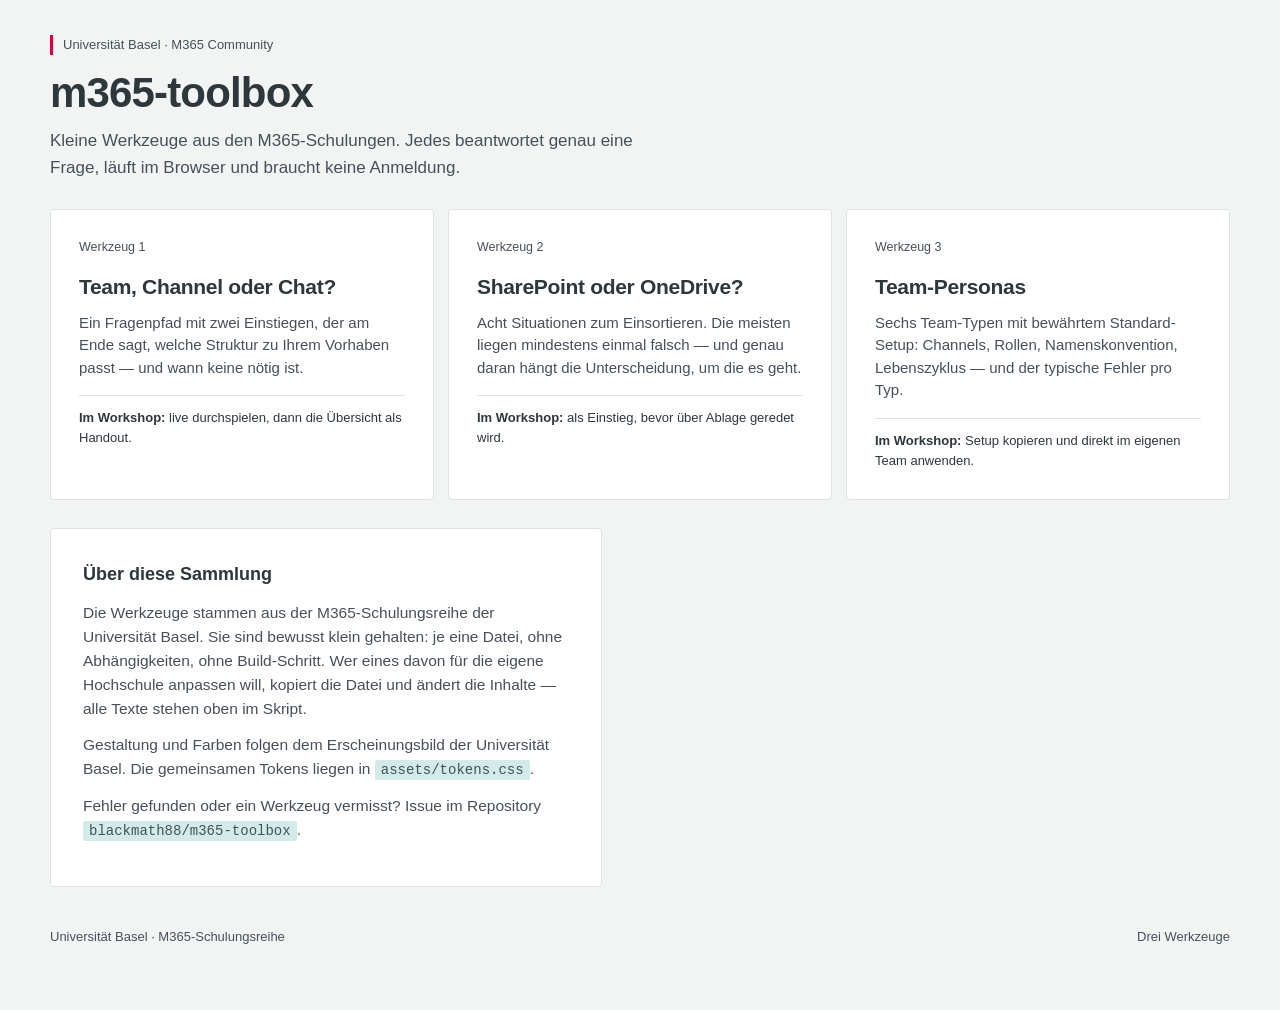
<file: index.html>
<!DOCTYPE html>
<html lang="de">
<head>
<meta charset="UTF-8">
<meta name="viewport" content="width=device-width, initial-scale=1">
<title>m365-toolbox — Universität Basel</title>
<link rel="stylesheet" href="assets/tokens.css">
<style>
  .tools{display:grid;grid-template-columns:repeat(auto-fit,minmax(290px,1fr));gap:14px;margin-bottom:28px}
  .tool{
    display:block;text-decoration:none;color:inherit;background:var(--card);
    border:1px solid var(--line);border-radius:4px;padding:28px;
    transition:border-color .12s,background .12s;
  }
  .tool:hover{border-color:var(--mint);background:#fff}
  .tool:focus-visible{outline:3px solid var(--red);outline-offset:2px}
  .tool .num{font-size:12.5px;color:var(--ink-2);margin-bottom:14px;display:block}
  .tool h2{font-size:21px;font-weight:600;letter-spacing:-.015em;margin-bottom:8px}
  .tool .what{font-size:15px;color:var(--ink-2);margin-bottom:16px;line-height:1.5}
  .tool .use{font-size:13px;color:var(--ink);border-top:1px solid var(--line);padding-top:12px}
  .tool .use b{font-weight:600}
  .about{max-width:62ch}
  .about h2{font-size:18px;font-weight:600;margin-bottom:12px}
  .about p{font-size:15.5px;color:var(--ink-2);margin-bottom:12px}
  .about code{font-family:Consolas,"SF Mono",monospace;font-size:14px;
    background:var(--mint-light);padding:2px 6px;border-radius:2px}
</style>
</head>
<body>
<div class="wrap">

<header>
  <span class="kicker">Universität Basel · M365 Community</span>
  <h1>m365-toolbox</h1>
  <p>Kleine Werkzeuge aus den M365-Schulungen. Jedes beantwortet genau eine Frage,
     läuft im Browser und braucht keine Anmeldung.</p>
</header>

<div class="tools">

  <a class="tool" href="team-channel-chat/">
    <span class="num">Werkzeug 1</span>
    <h2>Team, Channel oder Chat?</h2>
    <p class="what">Ein Fragenpfad mit zwei Einstiegen, der am Ende sagt, welche Struktur
       zu Ihrem Vorhaben passt — und wann keine nötig ist.</p>
    <p class="use"><b>Im Workshop:</b> live durchspielen, dann die Übersicht als Handout.</p>
  </a>

  <a class="tool" href="sharepoint-onedrive/">
    <span class="num">Werkzeug 2</span>
    <h2>SharePoint oder OneDrive?</h2>
    <p class="what">Acht Situationen zum Einsortieren. Die meisten liegen mindestens einmal
       falsch — und genau daran hängt die Unterscheidung, um die es geht.</p>
    <p class="use"><b>Im Workshop:</b> als Einstieg, bevor über Ablage geredet wird.</p>
  </a>

  <a class="tool" href="team-personas/">
    <span class="num">Werkzeug 3</span>
    <h2>Team-Personas</h2>
    <p class="what">Sechs Team-Typen mit bewährtem Standard-Setup: Channels, Rollen,
       Namenskonvention, Lebenszyklus — und der typische Fehler pro Typ.</p>
    <p class="use"><b>Im Workshop:</b> Setup kopieren und direkt im eigenen Team anwenden.</p>
  </a>

</div>

<section class="panel about">
  <h2>Über diese Sammlung</h2>
  <p>Die Werkzeuge stammen aus der M365-Schulungsreihe der Universität Basel. Sie sind bewusst
     klein gehalten: je eine Datei, ohne Abhängigkeiten, ohne Build-Schritt. Wer eines davon
     für die eigene Hochschule anpassen will, kopiert die Datei und ändert die Inhalte —
     alle Texte stehen oben im Skript.</p>
  <p>Gestaltung und Farben folgen dem Erscheinungsbild der Universität Basel. Die gemeinsamen
     Tokens liegen in <code>assets/tokens.css</code>.</p>
  <p>Fehler gefunden oder ein Werkzeug vermisst? Issue im Repository
     <code>blackmath88/m365-toolbox</code>.</p>
</section>

<footer>
  <span>Universität Basel · M365-Schulungsreihe</span>
  <span>Drei Werkzeuge</span>
</footer>
</div>
</body>
</html>
</file>
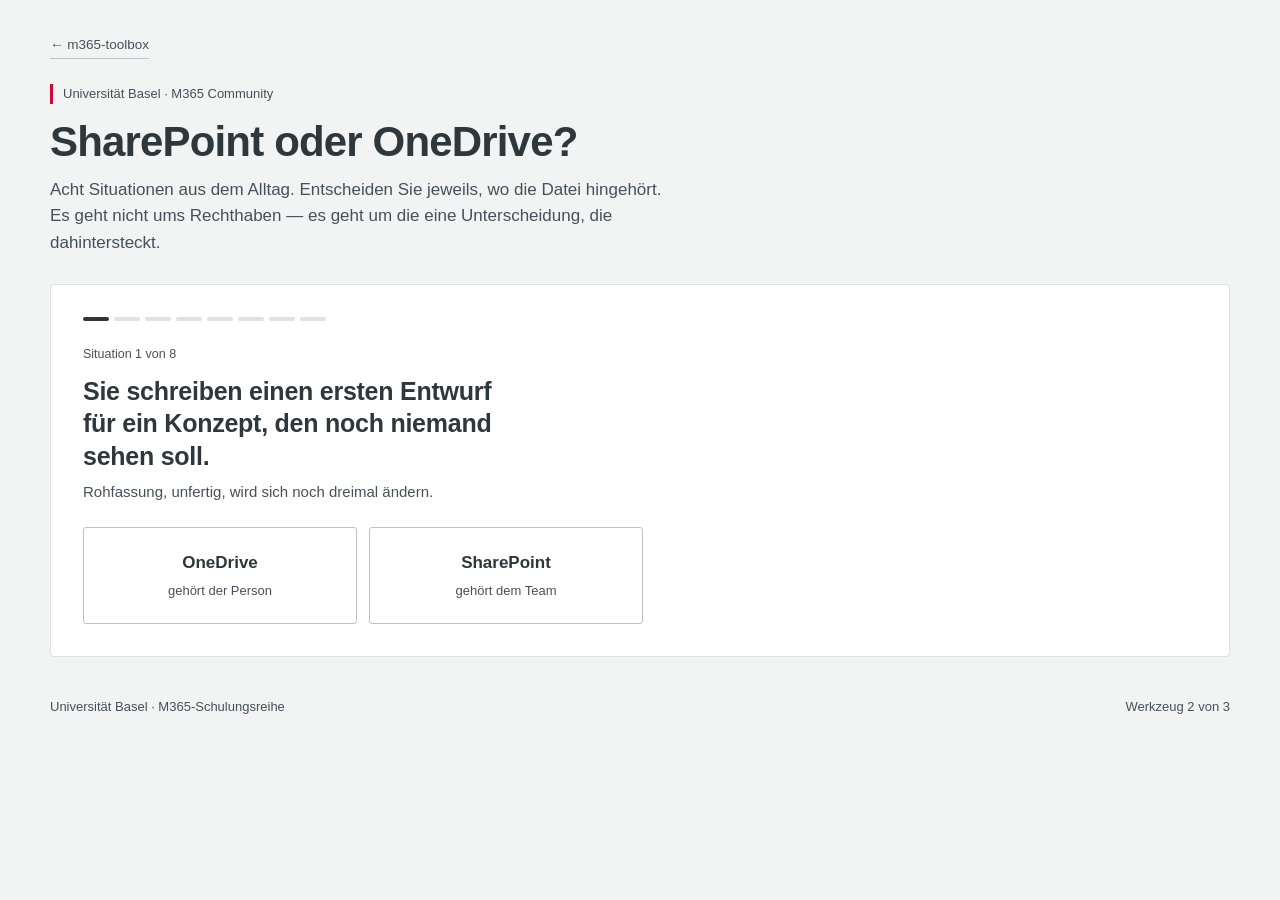
<file: sharepoint-onedrive/index.html>
<!DOCTYPE html>
<html lang="de">
<head>
<meta charset="UTF-8">
<meta name="viewport" content="width=device-width, initial-scale=1">
<title>SharePoint oder OneDrive? — m365-toolbox</title>
<link rel="stylesheet" href="../assets/tokens.css">
<style>
  .lead{
    font-size:clamp(20px,2.6vw,26px);font-weight:600;line-height:1.35;
    max-width:24ch;margin-bottom:10px;
  }
  .lead b{color:var(--red);font-weight:600}
  .progress{display:flex;gap:5px;margin-bottom:24px}
  .progress i{width:26px;height:4px;border-radius:2px;background:var(--line)}
  .progress i.done{background:var(--mint)}
  .progress i.wrong{background:var(--red)}
  .progress i.now{background:var(--ink)}
  .counter{font-size:12.5px;color:var(--ink-2);margin-bottom:10px}
  .scene{font-size:clamp(19px,2.5vw,25px);font-weight:600;line-height:1.3;
         max-width:30ch;margin-bottom:8px;letter-spacing:-.01em}
  .scene-sub{color:var(--ink-2);font-size:15px;max-width:54ch;margin-bottom:24px}
  .pick{display:grid;grid-template-columns:1fr 1fr;gap:12px;max-width:560px}
  .pick button{
    font:inherit;font-size:17px;font-weight:600;cursor:pointer;color:var(--ink);
    background:#fff;border:1.5px solid var(--line-strong);border-radius:3px;
    padding:22px 16px;transition:background .12s,border-color .12s;
  }
  .pick button:hover{background:var(--mint-light);border-color:var(--mint)}
  .pick button:focus-visible{outline:3px solid var(--red);outline-offset:2px}
  .pick button span{display:block;font-weight:400;font-size:13px;color:var(--ink-2);margin-top:4px}

  .verdict{max-width:62ch}
  .verdict .flag{
    display:inline-block;font-size:13.5px;font-weight:600;padding:5px 12px;
    border-radius:2px;margin-bottom:14px;
  }
  .flag.right{background:var(--mint-light);border:1.5px solid var(--mint);color:var(--ink)}
  .flag.wrong{background:#fff;border:1.5px solid var(--red);color:var(--red)}
  .verdict h3{font-size:clamp(21px,2.8vw,27px);font-weight:600;letter-spacing:-.015em;margin-bottom:12px}
  .verdict p{font-size:16.5px;color:var(--ink-2);margin-bottom:14px}
  .verdict .extra{
    border-left:3px solid var(--mint);padding:8px 0 8px 14px;
    font-size:15.5px;color:var(--ink);background:#fff;
  }

  .score{font-size:clamp(30px,5vw,46px);font-weight:600;letter-spacing:-.02em;margin-bottom:6px}
  .score-sub{color:var(--ink-2);font-size:16px;margin-bottom:28px}
  .rule{
    border:1.5px solid var(--ink);border-radius:4px;padding:26px 28px;
    max-width:640px;margin-bottom:24px;
  }
  .rule h4{font-size:12.5px;font-weight:600;color:var(--ink-2);margin-bottom:12px}
  .rule .big{font-size:clamp(19px,2.6vw,24px);font-weight:600;line-height:1.35;margin-bottom:18px}
  .rule ul{list-style:none}
  .rule li{font-size:15.5px;padding:8px 0 8px 22px;position:relative;border-top:1px solid var(--line)}
  .rule li:before{content:"";position:absolute;left:0;top:16px;width:9px;height:2px;background:var(--mint)}
  .missed{font-size:14.5px;color:var(--ink-2);max-width:62ch;margin-bottom:20px}
  .missed b{color:var(--ink);font-weight:600}
  @media(max-width:520px){.pick{grid-template-columns:1fr}}
</style>
</head>
<body>
<div class="wrap">

<a class="back" href="../">&#8592; m365-toolbox</a>

<header>
  <span class="kicker">Universität Basel · M365 Community</span>
  <h1>SharePoint oder OneDrive?</h1>
  <p>Acht Situationen aus dem Alltag. Entscheiden Sie jeweils, wo die Datei hingehört.
     Es geht nicht ums Rechthaben — es geht um die eine Unterscheidung, die dahintersteckt.</p>
</header>

<section class="panel">
  <div class="progress" id="prog" aria-hidden="true"></div>
  <div id="stage"></div>
</section>

<footer>
  <span>Universität Basel · M365-Schulungsreihe</span>
  <span>Werkzeug 2 von 3</span>
</footer>
</div>

<script>
/* Die eine Idee: OneDrive gehört der Person, SharePoint gehört dem Team.
   Jede Szene prüft genau diese Unterscheidung — nichts anderes. */

const SZENEN = [
  {
    scene:'Sie schreiben einen ersten Entwurf für ein Konzept, den noch niemand sehen soll.',
    sub:'Rohfassung, unfertig, wird sich noch dreimal ändern.',
    answer:'onedrive',
    why:'Der Entwurf gehört Ihnen, solange er unfertig ist. Er hat noch keinen gemeinsamen Zweck, also braucht er auch keinen gemeinsamen Ort. Sobald Sie ihn zur Diskussion stellen, ziehen Sie ihn um.'
  },
  {
    scene:'Sie legen das Protokoll einer Kommissionssitzung ab.',
    sub:'Die Kommission tagt vier Mal im Jahr, die Mitglieder wechseln.',
    answer:'sharepoint',
    why:'Ein Protokoll ist ein Ergebnis des Gremiums, nicht Ihres. Es muss auch dann auffindbar sein, wenn Sie die Kommission verlassen — und genau das kann OneDrive nicht leisten.'
  },
  {
    scene:'Sie schicken einer Kollegin eine Datei im Teams-Chat.',
    sub:'Einfach in den Chat gezogen, wie immer.',
    answer:'onedrive',
    key:true,
    why:'Überraschend für viele: Dateien aus einem Teams-Chat landen in Ihrem OneDrive, im Ordner „Microsoft Teams Chat Files". Teams zeigt Ihnen das nicht an.',
    extra:'Das ist der wichtigste Punkt dieses Werkzeugs. Gleiche App, gleiche Geste — und trotzdem ein völlig anderer Besitzer. Verlassen Sie die Universität, wird Ihr OneDrive nach einer Frist gelöscht. Die Datei im Chat ist dann weg, auch für die Kollegin.'
  },
  {
    scene:'Sie laden dieselbe Datei stattdessen in einen Teams-Channel unter „Dateien" hoch.',
    sub:'Gleiche Datei, gleiche Personen, anderer Ort in derselben App.',
    answer:'sharepoint',
    why:'Jeder Channel hat einen Ordner in der SharePoint-Seite des Teams. Die Datei gehört jetzt dem Team: sie bleibt, wenn Sie gehen, und alle Mitglieder haben automatisch Zugriff, ohne dass jemand teilen muss.'
  },
  {
    scene:'Die Vorlage für Stellenausschreibungen Ihrer Abteilung.',
    sub:'Wird von mehreren Personen genutzt, ein paar Mal im Jahr.',
    answer:'sharepoint',
    why:'Eine Vorlage ist geteiltes Arbeitsmaterial der Einheit. Liegt sie in einem persönlichen OneDrive, kursieren nach zwei Jahren vier Versionen davon per E-Mail.'
  },
  {
    scene:'Ihre persönlichen Notizen aus einer Weiterbildung.',
    sub:'Nur für Sie, vielleicht schauen Sie nie wieder rein.',
    answer:'onedrive',
    why:'Nicht alles muss geteilt werden. OneDrive ist der richtige Ort für Material, das an Ihre Person gebunden ist — und es ist ausdrücklich in Ordnung, es dort zu lassen.'
  },
  {
    scene:'Die Budgettabelle, an der drei Personen gleichzeitig arbeiten und die auch nächstes Jahr noch gebraucht wird.',
    sub:'Jemand hat sie letztes Jahr angelegt, diese Person ist inzwischen weg.',
    answer:'sharepoint',
    why:'Gemeinsam bearbeitet, dauerhaft gebraucht, personenunabhängig — drei Mal SharePoint. Dass die Tabelle nach dem Weggang der Urheberin noch da ist, ist kein Glück, sondern eine Frage des Ablageorts.'
  },
  {
    scene:'Ein Scan, den Sie kurz zwischenlagern, um ihn gleich weiterzuverarbeiten.',
    sub:'In zehn Minuten ist er woanders.',
    answer:'onedrive',
    why:'Zwischenstände brauchen keinen gemeinsamen Ort. Wichtig ist nur, dass er auch wirklich weiterwandert — der häufigste Fehler ist der Zwischenstand, der zehn Jahre liegen bleibt.'
  }
];

const LBL={onedrive:'OneDrive', sharepoint:'SharePoint'};

let i=0, results=[], phase='q';
const stage=document.getElementById('stage');
const prog=document.getElementById('prog');

function drawProgress(){
  prog.innerHTML='';
  SZENEN.forEach((_,n)=>{
    const b=document.createElement('i');
    if(results[n]===true) b.className='done';
    else if(results[n]===false) b.className='wrong';
    else if(n===i && phase!=='end') b.className='now';
    prog.appendChild(b);
  });
}

function render(){
  drawProgress();
  stage.innerHTML='';
  if(phase==='end') return renderEnd();
  const s=SZENEN[i];

  if(phase==='q'){
    const c=document.createElement('div');
    c.className='counter'; c.textContent='Situation '+(i+1)+' von '+SZENEN.length;
    const h=document.createElement('div'); h.className='scene'; h.textContent=s.scene;
    const sub=document.createElement('div'); sub.className='scene-sub'; sub.textContent=s.sub;
    const pick=document.createElement('div'); pick.className='pick';
    [['onedrive','gehört der Person'],['sharepoint','gehört dem Team']].forEach(([k,hint])=>{
      const b=document.createElement('button');
      b.type='button';
      b.innerHTML=LBL[k]+'<span>'+hint+'</span>';
      b.addEventListener('click',()=>{ results[i]=(k===s.answer); phase='a'; render(); });
      pick.appendChild(b);
    });
    stage.append(c,h,sub,pick);
    return;
  }

  /* Auflösung */
  const ok=results[i];
  const d=document.createElement('div'); d.className='verdict';
  const f=document.createElement('span');
  f.className='flag '+(ok?'right':'wrong');
  f.textContent = ok ? 'Richtig' : 'Knapp daneben';
  const h=document.createElement('h3'); h.textContent=LBL[s.answer];
  const p=document.createElement('p'); p.textContent=s.why;
  d.append(f,h,p);
  if(s.extra){
    const e=document.createElement('p'); e.className='extra'; e.textContent=s.extra;
    d.appendChild(e);
  }
  const nav=document.createElement('div'); nav.className='nav no-print';
  const next=document.createElement('button');
  next.className='btn'; next.type='button';
  next.textContent = i===SZENEN.length-1 ? 'Zum Fazit' : 'Weiter';
  next.addEventListener('click',()=>{
    if(i===SZENEN.length-1){ phase='end'; } else { i++; phase='q'; }
    render(); window.scrollTo({top:0,behavior:'smooth'});
  });
  nav.appendChild(next);
  d.appendChild(nav);
  stage.appendChild(d);
}

function renderEnd(){
  const right=results.filter(Boolean).length;
  const d=document.createElement('div');

  const sc=document.createElement('div'); sc.className='score';
  sc.textContent=right+' von '+SZENEN.length;
  const sub=document.createElement('div'); sub.className='score-sub';
  sub.textContent = right===SZENEN.length
    ? 'Sauber. Dann ist die Unterscheidung bei Ihnen angekommen.'
    : 'Der Punktestand ist Nebensache — die Regel darunter nicht.';
  d.append(sc,sub);

  const missed=results.map((r,n)=>r?null:n).filter(n=>n!==null);
  if(missed.length){
    const m=document.createElement('p'); m.className='missed';
    m.innerHTML='Nochmal anschauen: '+missed.map(n=>'<b>'+(n+1)+'</b>').join(', ')+
      '. Fast immer steckt dieselbe Frage dahinter — wem gehört die Datei, wenn die Person geht?';
    d.appendChild(m);
  }

  const r=document.createElement('div'); r.className='rule';
  r.innerHTML =
    '<h4>WENN SIE EINE SACHE MITNEHMEN</h4>'+
    '<div class="big">OneDrive geht mit der Person. SharePoint bleibt beim Team.</div>'+
    '<ul>'+
      '<li>Alles andere — Synchronisierung, Freigabe, Speicherplatz, Versionsverlauf — ist eine Fussnote dazu.</li>'+
      '<li>Faustregel für den Alltag: Würde es jemanden stören, wenn diese Datei mit Ihrem Konto verschwindet? Dann gehört sie nach SharePoint.</li>'+
      '<li>Dateien aus dem Teams-<em>Chat</em> liegen in Ihrem OneDrive. Dateien aus einem Teams-<em>Channel</em> liegen in SharePoint. Die Oberfläche sagt Ihnen das nicht.</li>'+
      '<li>Ein persönlicher Ort ist kein schlechter Ort. Er ist nur der falsche für gemeinsame Arbeit.</li>'+
    '</ul>';
  d.appendChild(r);

  const nav=document.createElement('div'); nav.className='nav no-print';
  const again=document.createElement('button');
  again.className='btn ghost'; again.type='button'; again.textContent='Nochmal';
  again.addEventListener('click',()=>{ i=0; results=[]; phase='q'; render(); window.scrollTo({top:0}); });
  const pr=document.createElement('button');
  pr.className='btn ghost'; pr.type='button'; pr.textContent='Fazit drucken';
  pr.addEventListener('click',()=>window.print());
  const tree=document.createElement('a');
  tree.className='link'; tree.href='../team-channel-chat/';
  tree.style.textDecoration='none';
  tree.textContent='Weiter zu: Team, Channel oder Chat?';
  nav.append(again,pr,tree);
  d.appendChild(nav);

  stage.appendChild(d);
}

render();
</script>
</body>
</html>
</file>
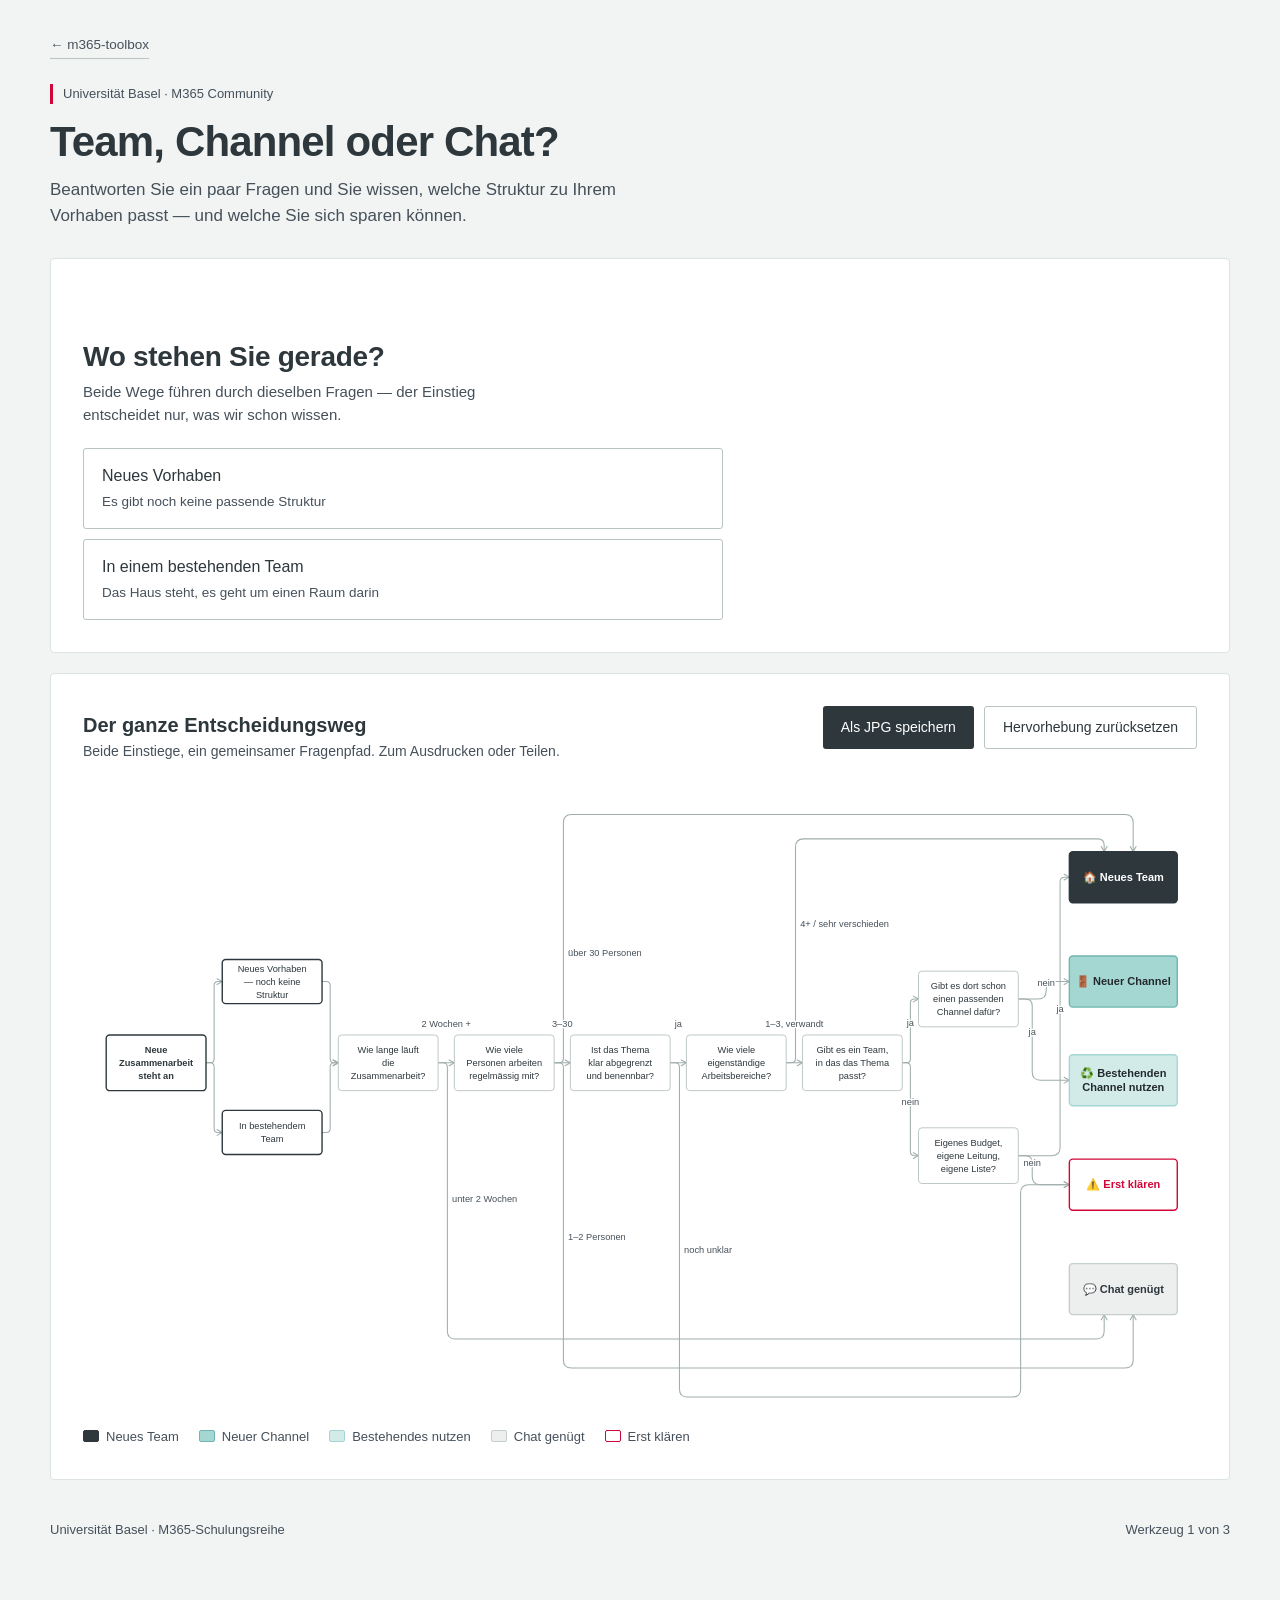
<file: team-channel-chat/index.html>
<!DOCTYPE html>
<html lang="de">
<head>
<meta charset="UTF-8">
<meta name="viewport" content="width=device-width, initial-scale=1">
<title>Team, Channel oder Chat? — Entscheidungshilfe M365</title>
<link rel="stylesheet" href="../assets/tokens.css">
<style>
  .trail{display:flex;flex-wrap:wrap;gap:6px;margin-bottom:22px;min-height:26px}
  .trail span{font-size:12px;color:var(--ink-2);background:var(--mint-light);padding:4px 10px;border-radius:2px}
  .trail span b{font-weight:600;color:var(--ink)}
  .q{font-size:clamp(21px,2.8vw,28px);font-weight:600;letter-spacing:-.01em;
     line-height:1.25;margin-bottom:6px;max-width:22ch}
  .q-note{color:var(--ink-2);font-size:15px;margin-bottom:22px;max-width:56ch}
  .opts{display:grid;gap:10px;max-width:640px}
  .opt{display:block;width:100%;text-align:left;cursor:pointer;font:inherit;font-size:16px;color:var(--ink);
    background:#fff;border:1.5px solid var(--line-strong);border-radius:3px;padding:15px 18px;
    transition:background .12s,border-color .12s}
  .opt:hover{background:var(--mint-light);border-color:var(--mint)}
  .opt:focus-visible{outline:3px solid var(--red);outline-offset:2px}
  .opt em{display:block;font-style:normal;font-size:13.5px;color:var(--ink-2);margin-top:3px}
  .res-tag{display:inline-block;font-size:14px;padding:6px 14px;border-radius:2px;margin-bottom:16px;font-weight:600}
  .res h3{font-size:clamp(24px,3.4vw,32px);font-weight:600;letter-spacing:-.015em;margin-bottom:12px}
  .res .why{font-size:17px;color:var(--ink-2);max-width:62ch;margin-bottom:26px}
  .res h4{font-size:14px;font-weight:600;margin-bottom:10px}
  .res ul{list-style:none;max-width:62ch;margin-bottom:24px}
  .res li{padding:9px 0 9px 22px;border-top:1px solid var(--line);position:relative;font-size:15.5px}
  .res li:before{content:"";position:absolute;left:0;top:17px;width:9px;height:2px;background:var(--mint)}
  .res li:last-child{border-bottom:1px solid var(--line)}
  .caution{border-left:3px solid var(--red);padding:4px 0 4px 14px;font-size:14.5px;
    color:var(--ink-2);max-width:62ch;margin-bottom:8px}
  .map-scroll{overflow-x:auto;-webkit-overflow-scrolling:touch}
  .map-scroll svg{display:block;width:100%;min-width:880px;height:auto}
  .legend{display:flex;flex-wrap:wrap;gap:8px 20px;margin-top:18px;font-size:13px;color:var(--ink-2)}
  .legend i{display:inline-block;width:16px;height:12px;border-radius:2px;margin-right:7px;vertical-align:-1px}
  @media print{ .map-scroll svg{min-width:0} @page{size:A4 landscape;margin:12mm} }
</style>
</head>
<body>
<div class="wrap">

<a class="back" href="../">← m365-toolbox</a>

<header>
  <span class="kicker">Universität Basel · M365 Community</span>
  <h1>Team, Channel oder Chat?</h1>
  <p>Beantworten Sie ein paar Fragen und Sie wissen, welche Struktur zu Ihrem Vorhaben passt —
     und welche Sie sich sparen können.</p>
</header>

<section class="panel" id="wizard-panel">
  <div class="trail" id="trail" aria-live="polite"></div>
  <div id="stage"></div>
</section>

<section class="panel">
  <div class="panel-head">
    <div>
      <h2>Der ganze Entscheidungsweg</h2>
      <p>Beide Einstiege, ein gemeinsamer Fragenpfad. Zum Ausdrucken oder Teilen.</p>
    </div>
    <div class="btn-row no-print">
      <button class="btn" id="dl">Als JPG speichern</button>
      <button class="btn ghost" id="clear-hl">Hervorhebung zurücksetzen</button>
    </div>
  </div>
  <div class="map-scroll" id="map-scroll"></div>
  <div class="legend" id="legend"></div>
</section>

<footer>
  <span>Universität Basel · M365-Schulungsreihe</span>
  <span>Werkzeug 1 von 3</span>
</footer>
</div>

<script>
/* ============================================================
   1. GRAPH — single source of truth for wizard AND map
   ============================================================ */
const W=172, RW=186, QH=96, RH=88, EH=76;
const C={1:40,2:240,3:440,4:640,5:840,6:1040,7:1240,8:1440,9:1700};

const N = {
  start:{kind:'start', x:C[1], y:436, w:W, h:QH,
    lines:['Neue','Zusammenarbeit','steht an'],
    q:'Wo stehen Sie gerade?',
    note:'Beide Wege führen durch dieselben Fragen — der Einstieg entscheidet nur, was wir schon wissen.',
    opts:[
      {t:'Neues Vorhaben', s:'Es gibt noch keine passende Struktur', to:'eA'},
      {t:'In einem bestehenden Team', s:'Das Haus steht, es geht um einen Raum darin', to:'eB'}
    ]},

  eA:{kind:'entry', x:C[2], y:306, w:W, h:EH,
    lines:['Neues Vorhaben','— noch keine','Struktur'], auto:'q_dauer', short:'Neues Vorhaben'},
  eB:{kind:'entry', x:C[2], y:566, w:W, h:EH,
    lines:['In bestehendem','Team'], auto:'q_dauer', short:'Bestehendes Team'},

  q_dauer:{kind:'q', x:C[3], y:436, w:W, h:QH,
    lines:['Wie lange läuft','die','Zusammenarbeit?'],
    q:'Wie lange läuft die Zusammenarbeit?',
    note:'Kurze Absprachen brauchen keine Struktur — sie brauchen nur ein Fenster.',
    opts:[
      {t:'Unter 2 Wochen', s:'Einmalige Frage, kurze Abstimmung', to:'r_chat', set:{dauer:'kurz'}},
      {t:'2 Wochen bis 6 Monate', s:'Befristetes Projekt mit absehbarem Ende', to:'q_personen', set:{dauer:'befristet'}},
      {t:'Dauerhaft, über 6 Monate', s:'Arbeitsgruppe, Gremium, laufender Betrieb', to:'q_personen', set:{dauer:'dauerhaft'}}
    ]},

  q_personen:{kind:'q', x:C[4], y:436, w:W, h:QH,
    lines:['Wie viele','Personen arbeiten','regelmässig mit?'],
    q:'Wie viele Personen arbeiten regelmässig mit?',
    note:'Gemeint sind aktiv Mitwirkende, nicht alle, die mitlesen dürfen.',
    opts:[
      {t:'1 bis 2', s:'Zu zweit reicht ein Gespräch', to:'r_chat', set:{groesse:'klein'}},
      {t:'3 bis 30', s:'Eine Gruppe mit gemeinsamer Aufgabe', to:'q_klar', set:{groesse:'mittel'}},
      {t:'Über 30', s:'Eine ganze Organisationseinheit oder Community', to:'r_team', set:{groesse:'gross'}}
    ]},

  q_klar:{kind:'q', x:C[5], y:436, w:W, h:QH,
    lines:['Ist das Thema','klar abgegrenzt','und benennbar?'],
    q:'Ist das Thema klar abgegrenzt und benennbar?',
    note:'Faustregel: Wenn Sie es nicht in drei Wörtern benennen können, ist es noch keine Struktur wert.',
    opts:[
      {t:'Ja, der Name steht', s:'Alle Beteiligten würden es gleich beschreiben', to:'q_themen'},
      {t:'Noch unklar', s:'Umfang und Zuständigkeit sind in Bewegung', to:'r_klaeren'}
    ]},

  q_themen:{kind:'q', x:C[6], y:436, w:W, h:QH,
    lines:['Wie viele','eigenständige','Arbeitsbereiche?'],
    q:'Wie viele eigenständige Arbeitsbereiche gibt es?',
    note:'Ein Arbeitsbereich ist etwas, das eigene Dateien, eigene Zuständige und eigene Termine hat.',
    opts:[
      {t:'Einer', s:'Ein Thema, ein Ablageort', to:'q_passung', set:{bereiche:'einer'}},
      {t:'Zwei bis drei, eng verwandt', s:'Teilaspekte derselben Sache', to:'q_passung', set:{bereiche:'wenige'}},
      {t:'Vier oder mehr — oder sehr verschieden', s:'Die Bereiche haben wenig miteinander zu tun', to:'r_team', set:{bereiche:'viele'}}
    ]},

  q_passung:{kind:'q', x:C[7], y:436, w:W, h:QH,
    lines:['Gibt es ein Team,','in das das Thema','passt?'],
    q:'Gibt es ein bestehendes Team, in das das Thema thematisch passt?',
    note:'„Passt" heisst: dieselben Leute, derselbe Zweck, dieselbe Verantwortung.',
    opts:[
      {t:'Ja', s:'Die Mitglieder überschneiden sich weitgehend', to:'q_bestehend'},
      {t:'Nein, nirgends richtig', s:'Es würde überall als Fremdkörper sitzen', to:'q_gov'}
    ]},

  q_bestehend:{kind:'q', x:C[8], y:326, w:W, h:QH,
    lines:['Gibt es dort schon','einen passenden','Channel dafür?'],
    q:'Gibt es dort schon einen passenden Channel?',
    note:'Schauen Sie wirklich nach. Der häufigste Governance-Fehler ist der zweite Channel zum selben Thema.',
    opts:[
      {t:'Ja, es gibt einen', s:'Thema und Zweck decken sich', to:'r_reuse'},
      {t:'Nein', s:'Das Thema hätte dort keinen Ort', to:'r_channel'}
    ]},

  q_gov:{kind:'q', x:C[8], y:596, w:W, h:QH,
    lines:['Eigenes Budget,','eigene Leitung,','eigene Liste?'],
    q:'Hat das Vorhaben eigenes Budget, eigene Leitung und eine eigene Mitgliederliste?',
    note:'Das ist die Trägerschaftsfrage: Wer entscheidet, wer dazugehört, und wer räumt am Ende auf?',
    opts:[
      {t:'Ja, alles drei', s:'Eigene Verantwortung, eigene Mittel', to:'r_team'},
      {t:'Nein oder unklar', s:'Es hängt an einer anderen Einheit', to:'r_klaeren', set:{grund:'traeger'}}
    ]},

  /* results */
  r_team:{kind:'r', tone:'team', x:C[9], y:120, w:RW, h:RH, lines:['🏠  Neues Team'],
    title:'Ein neues Team', tag:'Haus bauen',
    why:'Das Vorhaben ist gross oder vielfältig genug, dass es eigene Räume braucht — und es hat jemanden, der dafür geradesteht.',
    steps:[
      'Zwei Besitzer:innen festlegen, bevor Sie das Team anlegen. Ein Team mit nur einer verantwortlichen Person ist ein Team ohne Nachfolge.',
      'Name nach der Konvention der Universität vergeben — Einheit, dann Thema. Der Name ist später kaum noch änderbar.',
      'Mit maximal drei Channels starten. Weitere entstehen aus echtem Bedarf, nicht aus Vorratsplanung.',
      'Im Channel „Allgemein" in einem angehefteten Beitrag festhalten: Wozu ist dieses Team da, und wozu nicht?',
      'Ein Überprüfungsdatum setzen — in zwölf Monaten schauen Sie, ob das Team noch lebt.'
    ],
    caution:'Ein Team bringt eine SharePoint-Seite, ein Postfach und eine Gruppe mit. Das ist viel Struktur für eine Idee, die noch keine Trägerschaft hat.'},

  r_channel:{kind:'r', tone:'channel', x:C[9], y:300, w:RW, h:RH, lines:['🚪  Neuer Channel'],
    title:'Ein neuer Channel im bestehenden Team', tag:'Raum einrichten',
    why:'Das Thema ist klar genug für einen eigenen Ort, aber es braucht kein eigenes Haus — es gehört inhaltlich dorthin, wo es hingeht.',
    steps:[
      'Kurz mit den Team-Besitzer:innen absprechen. Channels sind billig zu erstellen und teuer zu pflegen.',
      'Sprechenden Namen wählen, keine Abkürzung, die in einem Jahr niemand mehr auflöst.',
      'In der Channel-Beschreibung Zweck und Ende festhalten.',
      'Standard-Channel wählen, wenn alle im Team mitlesen dürfen. Privat nur, wenn es wirklich einen abgegrenzten Personenkreis gibt.',
      'Dateien von Anfang an im Channel ablegen, nicht im Chat — sonst ist der Ort nur halb da.'
    ],
    caution:'Bei einem befristeten Projekt gehört das voraussichtliche Enddatum in die Beschreibung. Ohne Enddatum wird aus jedem Projekt-Channel eine Karteileiche.'},

  r_reuse:{kind:'r', tone:'reuse', x:C[9], y:470, w:RW, h:RH, lines:['♻️  Bestehenden','Channel nutzen'],
    title:'Den bestehenden Channel nutzen', tag:'Nichts Neues nötig',
    why:'Der Ort existiert schon. Ein zweiter Channel zum gleichen Thema teilt vor allem die Aufmerksamkeit — und die Dateien.',
    steps:[
      'Im bestehenden Channel einen neuen Beitrag starten und alle Antworten dort halten.',
      'Beitrag anheften, wenn er länger relevant bleibt.',
      'Falls der Channel unübersichtlich wird: erst aufräumen und Registerkarten ordnen, dann über einen zweiten Channel nachdenken.'
    ],
    caution:'Wenn Sie den passenden Channel nur schwer gefunden haben, finden ihn andere gar nicht. Das ist ein Namens- und Struktur-Thema, kein Grund für einen neuen Channel.'},

  r_chat:{kind:'r', tone:'chat', x:C[9], y:830, w:RW, h:RH, lines:['💬  Chat genügt'],
    title:'Ein Chat genügt', tag:'Keine Struktur nötig',
    why:'Kurz, klein oder beides. Was hier entsteht, muss in einem Jahr niemand mehr wiederfinden.',
    steps:[
      'Einzel- oder Gruppenchat verwenden.',
      'Gruppenchat benennen, sobald mehr als drei Personen darin sind — sonst weiss niemand, worum es ging.',
      'Wenn Dateien entstehen, die andere später brauchen: gleich im passenden Team ablegen, nicht im Chat lassen.',
      'Wird aus der Absprache doch ein Vorhaben, starten Sie diese Entscheidung einfach neu.'
    ],
    caution:'Chat-Dateien liegen im OneDrive der sendenden Person. Verlässt sie die Universität, sind sie schwer erreichbar.'},

  r_klaeren:{kind:'r', tone:'stop', x:C[9], y:650, w:RW, h:RH, lines:['⚠️  Erst klären'],
    title:'Erst klären, dann bauen', tag:'Noch nicht entscheiden',
    why:'Eine Struktur zu bauen, bevor das Vorhaben steht, macht die Unklarheit dauerhaft sichtbar — und meistens dauerhaft.',
    steps:[
      'In einem Satz aufschreiben, wozu das Vorhaben da ist. Wenn das nicht gelingt, ist es noch keine Struktur wert.',
      'Festlegen, wer entscheidet, wer dazugehört, und an welche Organisationseinheit es angebunden ist.',
      'Bis dahin im Chat oder in einem bestehenden Channel weiterarbeiten.',
      'Danach diese Entscheidung noch einmal durchlaufen — meist ist die Antwort dann eindeutig.'
    ],
    caution:'Das ist kein Nein. Es ist ein Später — mit einer konkreten Aufgabe davor.'}
};

const E = [
  {f:'start', t:'eA'},
  {f:'start', t:'eB'},
  {f:'eA', t:'q_dauer'},
  {f:'eB', t:'q_dauer'},
  {f:'q_dauer', t:'r_chat', l:'unter 2 Wochen', lane:960, ex:1760, lx:636, ly:724},
  {f:'q_dauer', t:'q_personen', l:'2 Wochen +'},
  {f:'q_personen', t:'r_chat', l:'1–2 Personen', lane:1010, ex:1810, lx:836, ly:790},
  {f:'q_personen', t:'r_team', l:'über 30 Personen', lane:56, ex:1810, lx:836, ly:300},
  {f:'q_personen', t:'q_klar', l:'3–30'},
  {f:'q_klar', t:'r_klaeren', l:'noch unklar', lane:1060, gx:1616, lx:1036, ly:812},
  {f:'q_klar', t:'q_themen', l:'ja'},
  {f:'q_themen', t:'r_team', l:'4+ / sehr verschieden', lane:98, ex:1760, lx:1236, ly:250},
  {f:'q_themen', t:'q_passung', l:'1–3, verwandt'},
  {f:'q_passung', t:'q_bestehend', l:'ja'},
  {f:'q_passung', t:'q_gov', l:'nein'},
  {f:'q_bestehend', t:'r_reuse', l:'ja', mx:1636},
  {f:'q_bestehend', t:'r_channel', l:'nein', mx:1660},
  {f:'q_gov', t:'r_team', l:'ja', mx:1684},
  {f:'q_gov', t:'r_klaeren', l:'nein', mx:1636}
];

const TONE = {
  team:    {fill:'#2D373C', stroke:'#2D373C', text:'#FFFFFF', label:'Neues Team'},
  channel: {fill:'#A5D7D2', stroke:'#6FB6AF', text:'#22292D', label:'Neuer Channel'},
  reuse:   {fill:'#D2EBE9', stroke:'#A5D7D2', text:'#22292D', label:'Bestehendes nutzen'},
  chat:    {fill:'#EDEFEF', stroke:'#C6CFCE', text:'#2D373C', label:'Chat genügt'},
  stop:    {fill:'#FFFFFF', stroke:'#D20537', text:'#D20537', label:'Erst klären'}
};

/* ============================================================
   2. MAP — render the graph as inline SVG
   ============================================================ */
const SVGNS='http://www.w3.org/2000/svg';
function el(n,a){const e=document.createElementNS(SVGNS,n);for(const k in a)e.setAttribute(k,a[k]);return e;}

function pts(e){
  const a=N[e.f], b=N[e.t];
  const ax=a.x+a.w, ay=a.y+a.h/2, bx=b.x, by=b.y+b.h/2;
  if(e.lane!=null){
    const sx=ax+16;
    if(e.gx) return [[ax,ay],[sx,ay],[sx,e.lane],[e.gx,e.lane],[e.gx,by],[bx,by]];
    const ty = e.lane < b.y ? b.y : b.y+b.h;   /* enter top or bottom edge */
    return [[ax,ay],[sx,ay],[sx,e.lane],[e.ex,e.lane],[e.ex,ty]];
  }
  if(Math.abs(ay-by)<1) return [[ax,ay],[bx,by]];
  const mx=e.mx || ax+(bx-ax)/2;
  return [[ax,ay],[mx,ay],[mx,by],[bx,by]];
}
function rounded(p,r){
  let d='M'+p[0][0]+','+p[0][1];
  for(let i=1;i<p.length-1;i++){
    const [px,py]=p[i-1],[cx,cy]=p[i],[nx,ny]=p[i+1];
    const d1=Math.hypot(cx-px,cy-py), d2=Math.hypot(nx-cx,ny-cy);
    const rr=Math.min(r,d1/2,d2/2);
    d+=` L${cx+(px-cx)/d1*rr},${cy+(py-cy)/d1*rr}`;
    d+=` Q${cx},${cy} ${cx+(nx-cx)/d2*rr},${cy+(ny-cy)/d2*rr}`;
  }
  const L=p[p.length-1];
  d+=` L${L[0]},${L[1]}`;
  return d;
}

function buildMap(){
  const svg=el('svg',{viewBox:'0 0 1920 1080',xmlns:SVGNS,id:'map',
    'font-family':'"Segoe UI","Helvetica Neue",Arial,sans-serif'});
  svg.appendChild(el('rect',{x:0,y:0,width:1920,height:1080,fill:'#FFFFFF'}));

  const gEdges=el('g',{id:'edges'});
  const gNodes=el('g',{id:'nodes'});

  E.forEach((e,i)=>{
    const g=el('g',{'data-edge':i,'data-f':e.f,'data-t':e.t});
    g.appendChild(el('path',{d:rounded(pts(e),14),fill:'none',
      stroke:'#9FADAC','stroke-width':1.8,'stroke-linecap':'round'}));
    const P=pts(e), last=P[P.length-1], prev=P[P.length-2];
    const dx=Math.sign(last[0]-prev[0]), dy=Math.sign(last[1]-prev[1]);
    const head = dx!==0
      ? `M${last[0]-9*dx},${last[1]-5} L${last[0]},${last[1]} L${last[0]-9*dx},${last[1]+5}`
      : `M${last[0]-5},${last[1]-9*dy} L${last[0]},${last[1]} L${last[0]+5},${last[1]-9*dy}`;
    g.appendChild(el('path',{d:head,
      fill:'none',stroke:'#9FADAC','stroke-width':1.8,'stroke-linejoin':'round','stroke-linecap':'round'}));
    if(e.l){
      const a=N[e.f], b=N[e.t];
      const ay=a.y+a.h/2, by=b.y+b.h/2;
      let lx,ly,anchor='middle';
      if(e.lane!=null){ lx=e.lx; ly=e.ly; anchor='start'; }
      else if(Math.abs(ay-by)<1){
        /* same row: the gutter is narrow, so sit the label above the box row */
        lx=(a.x+a.w+b.x)/2; ly=a.y-13;
      } else {
        lx=e.mx || (a.x+a.w+b.x)/2; ly=(ay+by)/2-8;
      }
      const t=el('text',{x:lx,y:ly,'font-size':16,fill:'#46505A','text-anchor':anchor,
        stroke:'#FFFFFF','stroke-width':5,'paint-order':'stroke','stroke-linejoin':'round'});
      t.textContent=e.l;
      g.appendChild(t);
    }
    gEdges.appendChild(g);
  });

  for(const id in N){
    const n=N[id];
    const g=el('g',{'data-node':id});
    let fill='#FFFFFF', stroke='#B9C4C3', tcol='#2D373C', sw=1.6;
    if(n.kind==='start'){ fill='#FFFFFF'; stroke='#2D373C'; sw=2.4; }
    if(n.kind==='entry'){ fill='#FFFFFF'; stroke='#2D373C'; sw=2.4; }
    if(n.kind==='r'){ const T=TONE[n.tone]; fill=T.fill; stroke=T.stroke; tcol=T.text; sw=2.4; }
    g.appendChild(el('rect',{x:n.x,y:n.y,width:n.w,height:n.h,rx:6,fill:fill,stroke:stroke,'stroke-width':sw}));
    const fs = n.kind==='r' ? 19 : 16;
    const lh = n.kind==='r' ? 24 : 22;
    const total=(n.lines.length-1)*lh;
    n.lines.forEach((line,i)=>{
      const t=el('text',{x:n.x+n.w/2, y:n.y+n.h/2 - total/2 + i*lh + fs*0.34,
        'font-size':fs,'text-anchor':'middle',fill:tcol,
        'font-weight': n.kind==='r'||n.kind==='start' ? 600 : 400});
      t.textContent=line;
      g.appendChild(t);
    });
    gNodes.appendChild(g);
  }

  svg.appendChild(gEdges);
  svg.appendChild(gNodes);
  document.getElementById('map-scroll').appendChild(svg);

  const lg=document.getElementById('legend');
  for(const k in TONE){
    const s=document.createElement('span');
    s.innerHTML='<i style="background:'+TONE[k].fill+';border:1.5px solid '+TONE[k].stroke+'"></i>'+TONE[k].label;
    lg.appendChild(s);
  }
}
buildMap();

/* highlight a path on the map */
function highlight(nodeIds){
  const svg=document.getElementById('map');
  const on=nodeIds&&nodeIds.length;
  svg.querySelectorAll('[data-node]').forEach(g=>{
    g.setAttribute('opacity', !on||nodeIds.includes(g.dataset.node) ? 1 : .17);
  });
  svg.querySelectorAll('[data-edge]').forEach(g=>{
    let live=false;
    if(on) for(let i=0;i<nodeIds.length-1;i++)
      if(g.dataset.f===nodeIds[i]&&g.dataset.t===nodeIds[i+1]) live=true;
    g.setAttribute('opacity', !on||live ? 1 : .17);
    g.querySelectorAll('path').forEach(p=>p.setAttribute('stroke', !on ? '#9FADAC' : (live?'#D20537':'#9FADAC')));
    g.querySelectorAll('path').forEach(p=>p.setAttribute('stroke-width', on&&live ? 3 : 1.8));
  });
}
document.getElementById('clear-hl').addEventListener('click',()=>highlight(null));

/* ============================================================
   3. WIZARD
   ============================================================ */
let cur='start', hist=[], state={}, path=['start'];
const stage=document.getElementById('stage');
const trail=document.getElementById('trail');

function drawTrail(){
  trail.innerHTML='';
  hist.forEach(h=>{
    const s=document.createElement('span');
    s.innerHTML=h.q+' <b>'+h.a+'</b>';
    trail.appendChild(s);
  });
}

function go(id){
  cur=id;
  if(!path.includes(id)) path.push(id);
  const n=N[id];
  if(n.auto){ go(n.auto); return; }
  /* known from the entry point: the fitting team already exists */
  if(id==='q_passung' && state.entry==='eB'){
    hist.push({q:'Passendes Team',a:'bereits gewählt'});
    go('q_bestehend'); return;
  }
  render();
}

function render(){
  const n=N[cur];
  drawTrail();
  stage.innerHTML='';
  if(n.kind==='r'){ renderResult(n); return; }

  const h=document.createElement('div');
  h.className='q'; h.textContent=n.q;
  const p=document.createElement('div');
  p.className='q-note'; p.textContent=n.note||'';
  const box=document.createElement('div'); box.className='opts';
  n.opts.forEach(o=>{
    const b=document.createElement('button');
    b.className='opt'; b.type='button';
    b.innerHTML=esc(o.t)+(o.s?'<em>'+esc(o.s)+'</em>':'');
    b.addEventListener('click',()=>{
      hist.push({q:shortQ(cur),a:o.t});
      if(cur==='start') state.entry=o.to;
      if(o.set) Object.assign(state,o.set);
      go(o.to);
    });
    box.appendChild(b);
  });
  stage.append(h,p,box);
  if(hist.length) stage.appendChild(navBar());
}

function shortQ(id){
  return {start:'Einstieg',q_dauer:'Dauer',q_personen:'Personen',q_klar:'Thema',
          q_themen:'Bereiche',q_passung:'Passendes Team',q_bestehend:'Channel vorhanden',
          q_gov:'Trägerschaft'}[id]||id;
}
function esc(s){return String(s).replace(/[&<>]/g,c=>({'&':'&amp;','<':'&lt;','>':'&gt;'}[c]));}

function navBar(){
  const nav=document.createElement('div'); nav.className='nav no-print';
  const back=document.createElement('button');
  back.className='link'; back.type='button'; back.textContent='Eine Frage zurück';
  back.addEventListener('click',()=>{
    hist.pop();
    if(hist.length&&hist[hist.length-1].a==='bereits gewählt') hist.pop();
    path.pop();
    replay();
  });
  const reset=document.createElement('button');
  reset.className='link'; reset.type='button'; reset.textContent='Von vorne';
  reset.addEventListener('click',()=>{hist=[];state={};path=['start'];highlight(null);go('start');});
  nav.append(back,reset);
  return nav;
}

/* rebuild state by replaying the remaining answers */
function replay(){
  const answers=hist.slice();
  hist=[]; state={}; path=['start']; cur='start';
  const seq=answers.slice();
  go('start');
  seq.forEach(a=>{
    if(a.a==='bereits gewählt') return;
    const n=N[cur];
    if(!n.opts) return;
    const o=n.opts.find(x=>x.t===a.a);
    if(!o) return;
    hist.push({q:shortQ(cur),a:o.t});
    if(cur==='start') state.entry=o.to;
    if(o.set) Object.assign(state,o.set);
    go(o.to);
  });
}

function renderResult(n){
  const T=TONE[n.tone];
  const d=document.createElement('div'); d.className='res';
  const tag=document.createElement('span');
  tag.className='res-tag'; tag.textContent=n.tag;
  tag.style.background=T.fill; tag.style.color=T.text;
  tag.style.border='1.5px solid '+T.stroke;
  const h=document.createElement('h3'); h.textContent=n.title;
  const why=document.createElement('p'); why.className='why'; why.textContent=variantWhy(n);
  const h4=document.createElement('h4'); h4.textContent='So gehen Sie vor';
  const ul=document.createElement('ul');
  n.steps.forEach(s=>{const li=document.createElement('li');li.textContent=s;ul.appendChild(li);});
  const c=document.createElement('p'); c.className='caution'; c.textContent=n.caution;
  d.append(tag,h,why,h4,ul,c);

  const nav=document.createElement('div'); nav.className='nav no-print';
  const show=document.createElement('button');
  show.className='link'; show.type='button'; show.textContent='Diesen Weg in der Übersicht zeigen';
  show.addEventListener('click',()=>{
    highlight(path);
    document.getElementById('map-scroll').scrollIntoView({behavior:'smooth',block:'start'});
  });
  nav.appendChild(show);
  const back=document.createElement('button');
  back.className='link'; back.type='button'; back.textContent='Eine Frage zurück';
  back.addEventListener('click',()=>{hist.pop();path.pop();replay();});
  const reset=document.createElement('button');
  reset.className='link'; reset.type='button'; reset.textContent='Von vorne';
  reset.addEventListener('click',()=>{hist=[];state={};path=['start'];highlight(null);go('start');});
  nav.append(back,reset);
  d.appendChild(nav);
  stage.appendChild(d);
}

/* small variations so the answer reflects the path taken */
function variantWhy(n){
  if(n.tone==='team'&&state.groesse==='gross')
    return 'Über dreissig aktiv Mitwirkende sprengen jeden einzelnen Channel. Diese Gruppe braucht eigene Räume und eigene Zuständigkeiten.';
  if(n.tone==='team'&&state.bereiche==='viele')
    return 'Mehrere eigenständige Arbeitsbereiche bedeuten mehrere Ablagen, mehrere Zuständige, mehrere Rhythmen. Genau dafür ist ein Team da.';
  if(n.tone==='channel'&&state.dauer==='befristet')
    return 'Ein befristetes Projekt mit klarem Thema — der richtige Ort dafür ist ein Channel mit Enddatum, kein eigenes Team.';
  if(n.tone==='chat'&&state.dauer==='kurz')
    return 'Unter zwei Wochen entsteht nichts, das jemand später wiederfinden muss. Struktur würde hier länger leben als das Thema.';
  if(n.tone==='stop'&&state.grund==='traeger')
    return 'Das Thema ist klar, aber die Trägerschaft nicht. Ein Team ohne verantwortliche Einheit findet niemanden, der es pflegt oder am Ende archiviert.';
  return n.why;
}

go('start');

/* ============================================================
   4. JPG export
   ============================================================ */
document.getElementById('dl').addEventListener('click',()=>{
  const src=document.getElementById('map');
  const clone=src.cloneNode(true);
  clone.setAttribute('width',1920);
  clone.setAttribute('height',1080);
  clone.setAttribute('xmlns',SVGNS);
  const data=new XMLSerializer().serializeToString(clone);
  const url=URL.createObjectURL(new Blob([data],{type:'image/svg+xml;charset=utf-8'}));
  const img=new Image();
  img.onload=()=>{
    const cv=document.createElement('canvas');
    cv.width=3840; cv.height=2160;
    const ctx=cv.getContext('2d');
    ctx.fillStyle='#FFFFFF'; ctx.fillRect(0,0,cv.width,cv.height);
    ctx.drawImage(img,0,0,cv.width,cv.height);
    URL.revokeObjectURL(url);
    const a=document.createElement('a');
    a.href=cv.toDataURL('image/jpeg',0.92);
    a.download='m365-entscheidungsweg.jpg';
    a.click();
  };
  img.onerror=()=>{ alert('Export fehlgeschlagen. Alternativ: Browser-Druckdialog und „Als PDF sichern".'); URL.revokeObjectURL(url); };
  img.src=url;
});
</script>
</body>
</html>
</file>
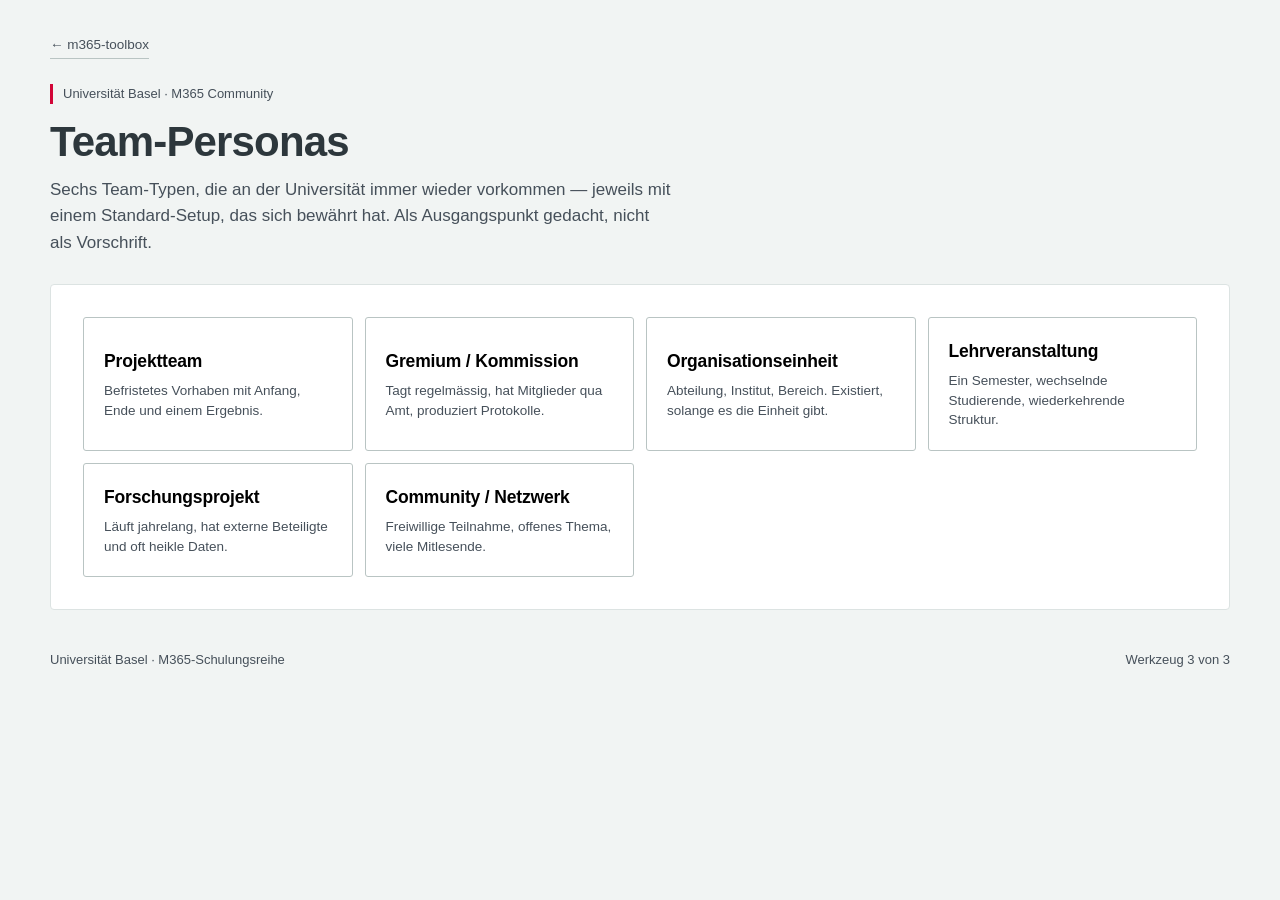
<file: team-personas/index.html>
<!DOCTYPE html>
<html lang="de">
<head>
<meta charset="UTF-8">
<meta name="viewport" content="width=device-width, initial-scale=1">
<title>Team-Personas und Standard-Setups — m365-toolbox</title>
<link rel="stylesheet" href="../assets/tokens.css">
<style>
  .grid{display:grid;grid-template-columns:repeat(auto-fill,minmax(250px,1fr));gap:12px}
  .card{
    text-align:left;font:inherit;cursor:pointer;background:#fff;
    border:1.5px solid var(--line-strong);border-radius:3px;padding:20px;
    transition:background .12s,border-color .12s;
  }
  .card:hover{background:var(--mint-light);border-color:var(--mint)}
  .card:focus-visible{outline:3px solid var(--red);outline-offset:2px}
  .card h3{font-size:17.5px;font-weight:600;margin-bottom:6px;letter-spacing:-.01em}
  .card p{font-size:13.5px;color:var(--ink-2);line-height:1.45}

  .sheet h2{font-size:clamp(24px,3.4vw,32px);font-weight:600;letter-spacing:-.015em;margin-bottom:8px}
  .sheet .tell{
    font-size:16.5px;color:var(--ink-2);max-width:60ch;margin-bottom:28px;
    border-left:3px solid var(--mint);padding:4px 0 4px 14px;
  }
  .field{border-top:1px solid var(--line);padding:16px 0;display:grid;
         grid-template-columns:190px 1fr;gap:20px;align-items:start}
  .field:last-of-type{border-bottom:1px solid var(--line)}
  .field dt{font-size:13px;font-weight:600;color:var(--ink-2);padding-top:2px}
  .field dd{font-size:15.5px}
  .field dd ul{list-style:none}
  .field dd li{padding:3px 0 3px 18px;position:relative}
  .field dd li:before{content:"";position:absolute;left:0;top:13px;width:8px;height:2px;background:var(--mint)}
  .field dd code{
    font-family:Consolas,"SF Mono",monospace;font-size:14px;
    background:var(--mint-light);padding:2px 6px;border-radius:2px;
  }
  .trap{
    margin-top:24px;border-left:3px solid var(--red);padding:6px 0 6px 14px;
    max-width:62ch;
  }
  .trap b{display:block;font-size:13px;color:var(--red);margin-bottom:4px}
  .trap span{font-size:15.5px;color:var(--ink-2)}
  .copied{font-size:13.5px;color:var(--ink-2);margin-left:4px}
  @media(max-width:620px){.field{grid-template-columns:1fr;gap:4px}}
</style>
</head>
<body>
<div class="wrap">

<a class="back" href="../">&#8592; m365-toolbox</a>

<header>
  <span class="kicker">Universität Basel · M365 Community</span>
  <h1>Team-Personas</h1>
  <p>Sechs Team-Typen, die an der Universität immer wieder vorkommen — jeweils mit einem
     Standard-Setup, das sich bewährt hat. Als Ausgangspunkt gedacht, nicht als Vorschrift.</p>
</header>

<section class="panel" id="panel">
  <div id="stage"></div>
</section>

<footer>
  <span>Universität Basel · M365-Schulungsreihe</span>
  <span>Werkzeug 3 von 3</span>
</footer>
</div>

<script>
const P = [
  {
    id:'projekt',
    name:'Projektteam',
    teaser:'Befristetes Vorhaben mit Anfang, Ende und einem Ergebnis.',
    tell:'Sie erkennen es daran, dass jemand sagen kann, woran man merkt, dass das Projekt fertig ist.',
    typ:'Privates Team. Mitgliedschaft folgt der Projektrolle, nicht der Organisationseinheit.',
    name_conv:'<code>PRJ-[Kürzel Einheit]-[Projektname]</code><br>Beispiel: <code>PRJ-OC-Intranet-Relaunch</code>',
    channels:[
      'Allgemein — Entscheide und Ankündigungen, nichts sonst',
      'Arbeit — das laufende Tagesgeschäft des Projekts',
      'Material — Dokumente, die bleiben: Konzept, Offerten, Abnahmen'
    ],
    tabs:['Planner für Aufgaben','OneNote für Sitzungsnotizen','Link auf die Projektablage, falls es eine ausserhalb gibt'],
    rollen:'Projektleitung plus eine Stellvertretung als Besitzer:innen. Alle anderen Mitglieder.',
    lifecycle:'Ablaufdatum auf das geplante Projektende plus drei Monate. Danach archivieren, nicht löschen.',
    daten:'Normale Projektdaten unkritisch. Personendaten aus Bewerbungs- oder Evaluationsverfahren gehören nicht in ein Projektteam.',
    trap:'Das Projekt endet, das Team bleibt. Nach zwei Jahren ist es ein Friedhof mit vier Mitgliedern, in dem niemand mehr weiss, was gilt. Das Ablaufdatum beim Anlegen zu setzen kostet dreissig Sekunden und erspart genau das.'
  },
  {
    id:'gremium',
    name:'Gremium / Kommission',
    teaser:'Tagt regelmässig, hat Mitglieder qua Amt, produziert Protokolle.',
    tell:'Sie erkennen es daran, dass es eine Geschäftsordnung gibt oder geben müsste — und dass Mitglieder wechseln, die Aufgabe aber bleibt.',
    typ:'Privates Team. Zugriff strikt auf die aktuellen Mitglieder begrenzt.',
    name_conv:'<code>GRE-[Name des Gremiums]</code><br>Beispiel: <code>GRE-Bibliothekskommission</code>',
    channels:[
      'Allgemein — Einladungen, Traktanden, Beschlüsse',
      'Sitzungsunterlagen — pro Sitzung ein Ordner mit Datum voran',
      'Archiv — abgeschlossene Geschäfte'
    ],
    tabs:['OneNote als laufendes Beschlussprotokoll','Registerkarte auf den Ordner der nächsten Sitzung'],
    rollen:'Vorsitz und Sekretariat als Besitzer:innen. Das Sekretariat ist hier wichtiger als der Vorsitz — es bleibt länger.',
    lifecycle:'Kein Ablaufdatum, aber eine jährliche Mitgliederprüfung. Ausgeschiedene Mitglieder aktiv entfernen.',
    daten:'Protokolle können Personendaten enthalten (Berufungen, Anstellungen, Beschwerden). Solche Geschäfte in einen eigenen privaten Channel mit engerem Kreis.',
    trap:'Niemand entfernt ausgeschiedene Mitglieder. Nach vier Jahren lesen ehemalige Mitglieder immer noch alle Protokolle mit. Das fällt erst auf, wenn es unangenehm wird — darum die jährliche Prüfung im Kalender, nicht im Vorsatz.'
  },
  {
    id:'oe',
    name:'Organisationseinheit',
    teaser:'Abteilung, Institut, Bereich. Existiert, solange es die Einheit gibt.',
    tell:'Sie erkennen es daran, dass die Mitgliedschaft aus dem Organigramm folgt und nicht aus einer Aufgabe.',
    typ:'Privates Team, Mitgliedschaft entlang der Anstellung. Wo möglich über eine bestehende Gruppe steuern statt von Hand.',
    name_conv:'<code>[Kürzel Einheit]-Team</code><br>Beispiel: <code>OC-Team</code>',
    channels:[
      'Allgemein — Information an alle, wenig Verkehr',
      'Austausch — das informelle, tägliche Miteinander',
      'Je ein Channel pro Daueraufgabe der Einheit, nicht pro Person'
    ],
    tabs:['Link auf die Ablage der Einheit','Abwesenheits- oder Präsenzübersicht, falls genutzt'],
    rollen:'Leitung plus eine zweite Person aus dem Team. Nie die Leitung allein.',
    lifecycle:'Dauerhaft. Dafür jährlich prüfen, ob die Channels noch der Arbeit entsprechen — sie veralten schneller als das Team.',
    daten:'Personaldaten der Mitarbeitenden gehören nicht hierher, auch nicht in einen privaten Channel. Dafür gibt es eigene Wege.',
    trap:'Ein Channel pro Person („Channel Sarah", „Channel Markus"). Das fühlt sich ordentlich an und macht das Team beim nächsten Personalwechsel unbrauchbar. Channels bilden Aufgaben ab, nicht Menschen.'
  },
  {
    id:'lehre',
    name:'Lehrveranstaltung',
    teaser:'Ein Semester, wechselnde Studierende, wiederkehrende Struktur.',
    tell:'Sie erkennen es daran, dass dieselbe Veranstaltung nächstes Jahr wieder stattfindet — mit anderen Teilnehmenden.',
    typ:'Team der Klasse, sofern verfügbar. Sonst privates Team. Prüfen Sie zuerst, ob die Lernplattform der Universität der richtigere Ort ist.',
    name_conv:'<code>[Semester]-[Veranstaltungsnummer]-[Kurztitel]</code><br>Beispiel: <code>HS26-12345-Einf-Statistik</code>',
    channels:[
      'Allgemein — Organisatorisches, Termine, Änderungen',
      'Material — Folien und Literatur, nur lesend für Studierende',
      'Fragen — der Ort für alles, was sonst per E-Mail käme'
    ],
    tabs:['OneNote-Kursnotizbuch, falls mit Gruppenarbeiten gearbeitet wird','Link auf die Lernplattform'],
    rollen:'Dozierende als Besitzer:innen, Studierende als Mitglieder mit eingeschränkten Rechten.',
    lifecycle:'Ablaufdatum auf Semesterende plus sechs Monate. Das Semester ist im Namen — nutzen Sie nächstes Jahr ein neues Team, nicht dasselbe.',
    daten:'Noten, Prüfungsleistungen und Rückmeldungen zu einzelnen Studierenden gehören nicht ins Team. Dafür ist die Prüfungsverwaltung da.',
    trap:'Das Team wird jedes Jahr weiterverwendet, um das Material nicht neu hochladen zu müssen. Dann sehen die neuen Studierenden die Diskussionen der letzten drei Jahrgänge. Material kopieren ist die Mühe wert.'
  },
  {
    id:'forschung',
    name:'Forschungsprojekt',
    teaser:'Läuft jahrelang, hat externe Beteiligte und oft heikle Daten.',
    tell:'Sie erkennen es daran, dass Menschen mitarbeiten, die kein Konto der Universität haben.',
    typ:'Privates Team mit Gastzugängen. Klären Sie vor dem Anlegen, ob Gastzugriff für dieses Projekt überhaupt zulässig ist.',
    name_conv:'<code>FOR-[Kürzel Institut]-[Projektakronym]</code><br>Beispiel: <code>FOR-DMI-NANOSENSE</code>',
    channels:[
      'Allgemein — Koordination des Gesamtprojekts',
      'Publikationen — Manuskripte und Einreichungen',
      'Ein privater Channel für alles, was Gäste nicht sehen dürfen'
    ],
    tabs:['Link auf die Datenablage — Forschungsdaten gehören nicht in die Teams-Dateiablage','Planner für Meilensteine und Abgabefristen'],
    rollen:'Projektleitung plus eine Person aus dem Institut, die bleibt, wenn die Projektstelle ausläuft.',
    lifecycle:'Ablaufdatum auf das Förderende. Vor dem Ablauf klären, was zur Archivierung gehört — hier gibt es meist Auflagen des Fördergebers.',
    daten:'Der kritische Punkt. Besonders schützenswerte Personendaten — Gesundheitsdaten, biometrische Daten, Daten aus Studien mit Menschen — gehören nach geltender Praxis nicht ungeprüft in die Cloud. Klären Sie das mit der Datenschutzstelle, bevor Daten hochgeladen werden, nicht danach.',
    trap:'Gastzugänge werden beim Anlegen grosszügig vergeben und nie wieder angeschaut. Nach fünf Jahren hat ein Team Gäste von drei ehemaligen Partnerinstitutionen. Halbjährliche Prüfung der Gastliste, und Gäste immer mit Ablaufdatum denken.'
  },
  {
    id:'community',
    name:'Community / Netzwerk',
    teaser:'Freiwillige Teilnahme, offenes Thema, viele Mitlesende.',
    tell:'Sie erkennen es daran, dass niemand verpflichtet ist mitzumachen — und dass es trotzdem funktionieren soll.',
    typ:'Öffentliches Team, damit Interessierte selbst beitreten können. Das ist der einzige Typ hier, bei dem öffentlich der Normalfall ist.',
    name_conv:'<code>COM-[Thema]</code><br>Beispiel: <code>COM-M365-Anwendende</code>',
    channels:[
      'Allgemein — Willkommen, Spielregeln, Ankündigungen',
      'Fragen und Antworten — der eigentliche Wert der Community',
      'Höchstens ein Themenchannel zum Start, weitere erst bei echtem Bedarf'
    ],
    tabs:['Angehefteter Beitrag mit Zweck und Umgangston','Sammlung der häufigsten Fragen'],
    rollen:'Zwei bis drei aktive Besitzer:innen. Eine Community mit einer einzigen verantwortlichen Person schläft ein, sobald diese in die Ferien geht.',
    lifecycle:'Dauerhaft, aber ehrlich prüfen: Wenn sechs Monate lang nichts passiert, ist es keine Community mehr. Dann bewusst schliessen statt still verrotten lassen.',
    daten:'Öffentliches Team heisst: alle Angehörigen der Universität können beitreten und mitlesen. Nichts hineinstellen, was nicht mindestens intern öffentlich sein darf.',
    trap:'Zum Start werden acht Themenchannels angelegt, damit es strukturiert aussieht. In sieben davon passiert nie etwas, und das leere Team signalisiert allen Neuen, dass hier nichts los ist. Mit zwei Channels starten.'
  }
];

const stage=document.getElementById('stage');

function grid(){
  stage.innerHTML='';
  const g=document.createElement('div'); g.className='grid';
  P.forEach(p=>{
    const b=document.createElement('button');
    b.className='card'; b.type='button';
    b.innerHTML='<h3>'+p.name+'</h3><p>'+p.teaser+'</p>';
    b.addEventListener('click',()=>sheet(p));
    g.appendChild(b);
  });
  stage.appendChild(g);
}

function field(dl,label,html){
  const d=document.createElement('div'); d.className='field';
  const dt=document.createElement('dt'); dt.textContent=label;
  const dd=document.createElement('dd'); dd.innerHTML=html;
  d.append(dt,dd); dl.appendChild(d);
}
function list(arr){ return '<ul>'+arr.map(x=>'<li>'+x+'</li>').join('')+'</ul>'; }

function sheet(p){
  stage.innerHTML='';
  const d=document.createElement('div'); d.className='sheet';
  const h=document.createElement('h2'); h.textContent=p.name;
  const t=document.createElement('p'); t.className='tell'; t.textContent=p.tell;
  d.append(h,t);

  const dl=document.createElement('dl');
  field(dl,'Team-Typ und Zugriff',p.typ);
  field(dl,'Namenskonvention',p.name_conv);
  field(dl,'Standard-Channels',list(p.channels));
  field(dl,'Registerkarten',list(p.tabs));
  field(dl,'Rollen',p.rollen);
  field(dl,'Lebenszyklus',p.lifecycle);
  field(dl,'Datenschutz',p.daten);
  d.appendChild(dl);

  const tr=document.createElement('div'); tr.className='trap';
  tr.innerHTML='<b>WAS TYPISCHERWEISE SCHIEFGEHT</b><span>'+p.trap+'</span>';
  d.appendChild(tr);

  const nav=document.createElement('div'); nav.className='nav no-print';
  const back=document.createElement('button');
  back.className='link'; back.type='button'; back.textContent='Alle Personas';
  back.addEventListener('click',()=>{grid();window.scrollTo({top:0,behavior:'smooth'});});
  const cp=document.createElement('button');
  cp.className='btn ghost'; cp.type='button'; cp.textContent='Setup als Text kopieren';
  const note=document.createElement('span'); note.className='copied';
  cp.addEventListener('click',()=>{
    const txt=asText(p);
    navigator.clipboard.writeText(txt)
      .then(()=>{note.textContent='kopiert';setTimeout(()=>note.textContent='',2500);})
      .catch(()=>{note.textContent='Kopieren nicht möglich — bitte drucken';});
  });
  const pr=document.createElement('button');
  pr.className='btn ghost'; pr.type='button'; pr.textContent='Drucken';
  pr.addEventListener('click',()=>window.print());
  nav.append(back,cp,note,pr);
  d.appendChild(nav);
  stage.appendChild(d);
}

function asText(p){
  const strip=s=>s.replace(/<br\s*\/?>/g,' ').replace(/<[^>]+>/g,'');
  return [
    'STANDARD-SETUP — '+p.name,
    '',
    'Erkennungsmerkmal: '+p.tell,
    'Team-Typ: '+strip(p.typ),
    'Namenskonvention: '+strip(p.name_conv),
    '',
    'Channels:',
    ...p.channels.map(c=>'  - '+c),
    '',
    'Registerkarten:',
    ...p.tabs.map(c=>'  - '+c),
    '',
    'Rollen: '+p.rollen,
    'Lebenszyklus: '+p.lifecycle,
    'Datenschutz: '+p.daten,
    '',
    'Typischer Fehler: '+p.trap
  ].join('\n');
}

grid();
</script>
</body>
</html>
</file>
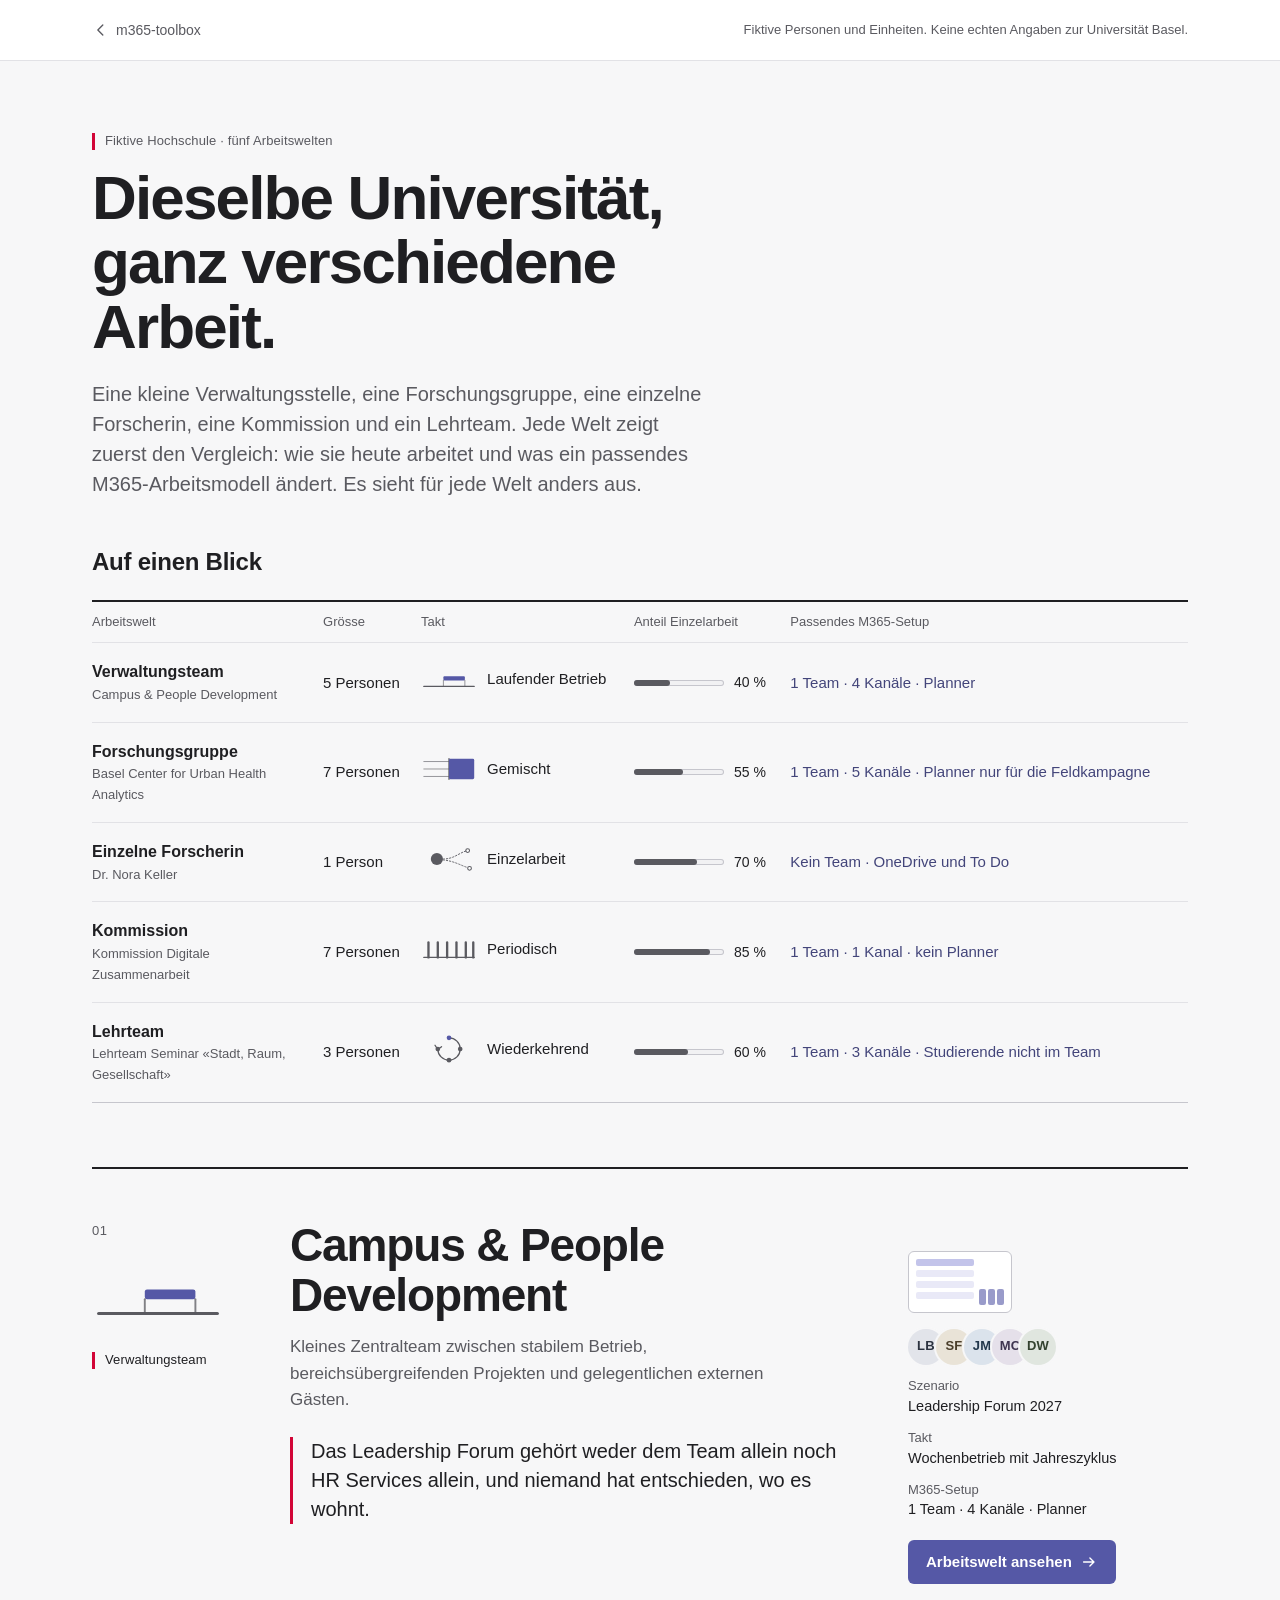
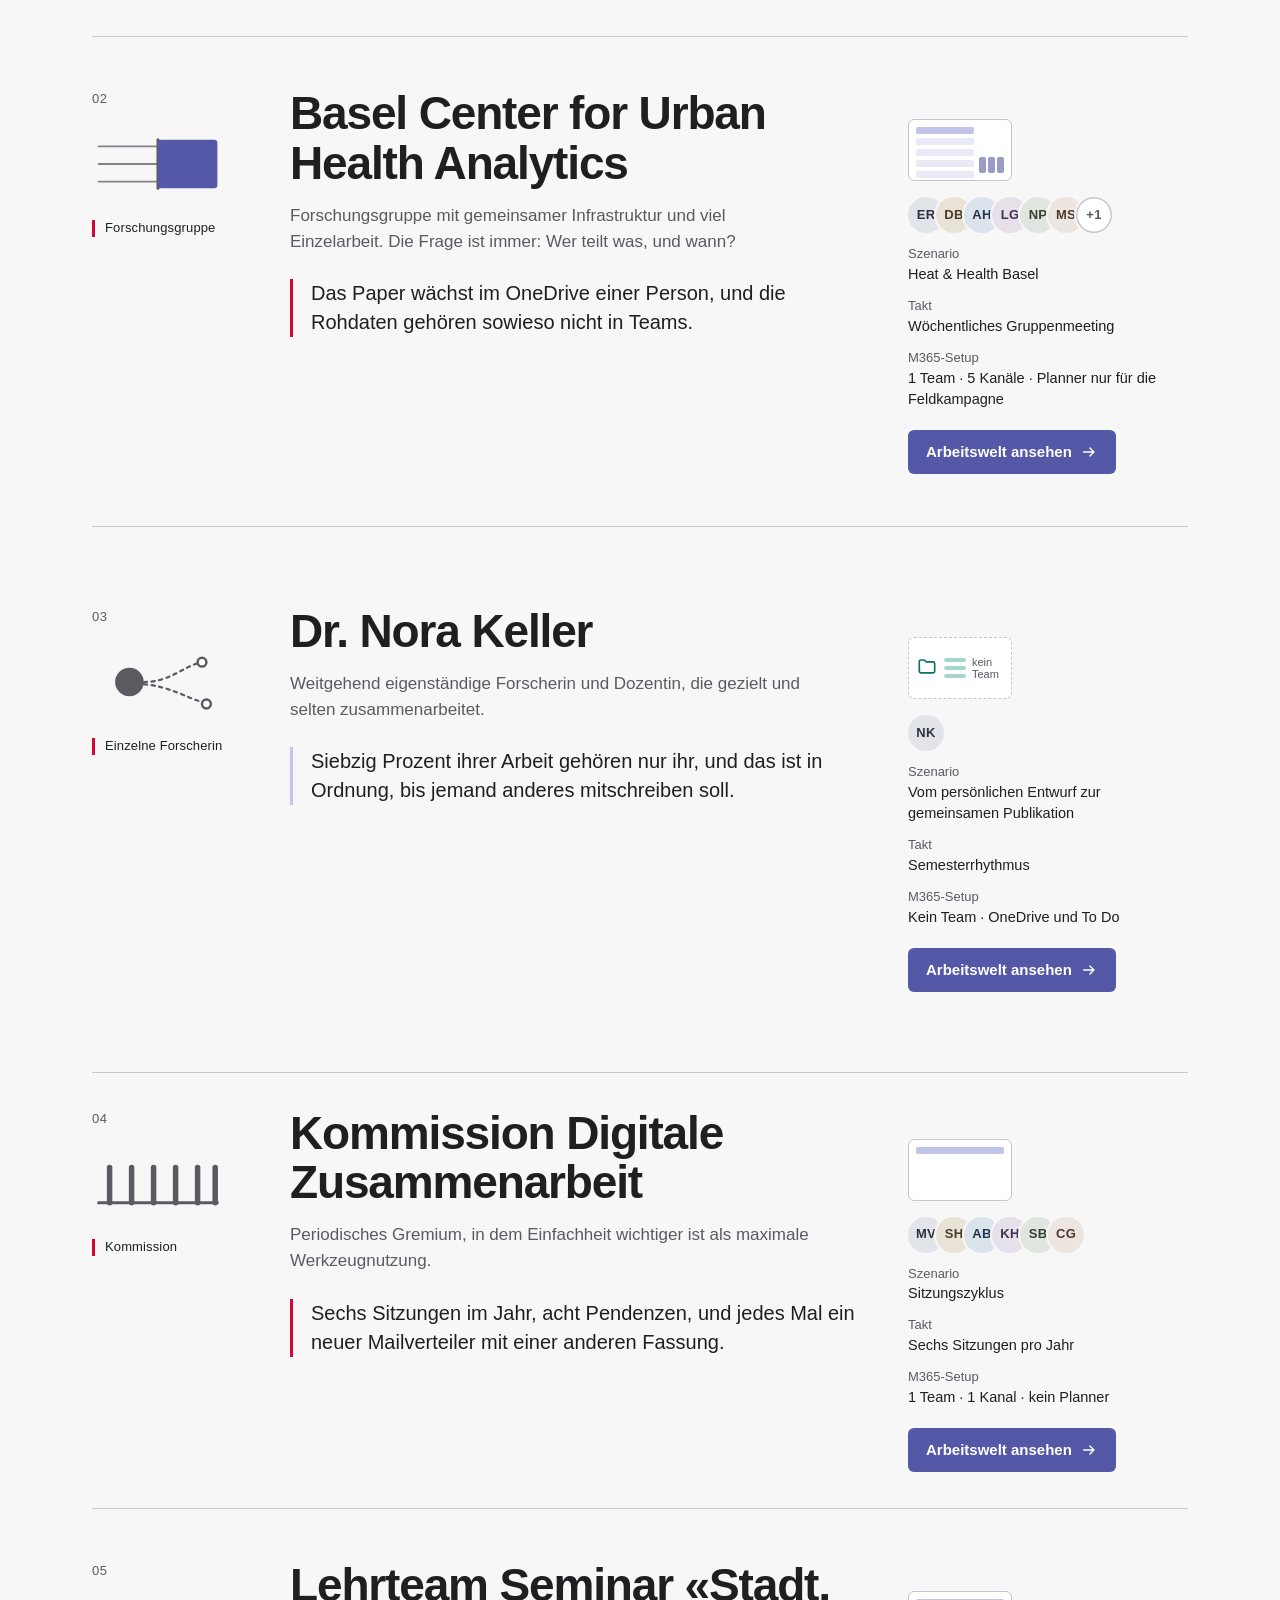
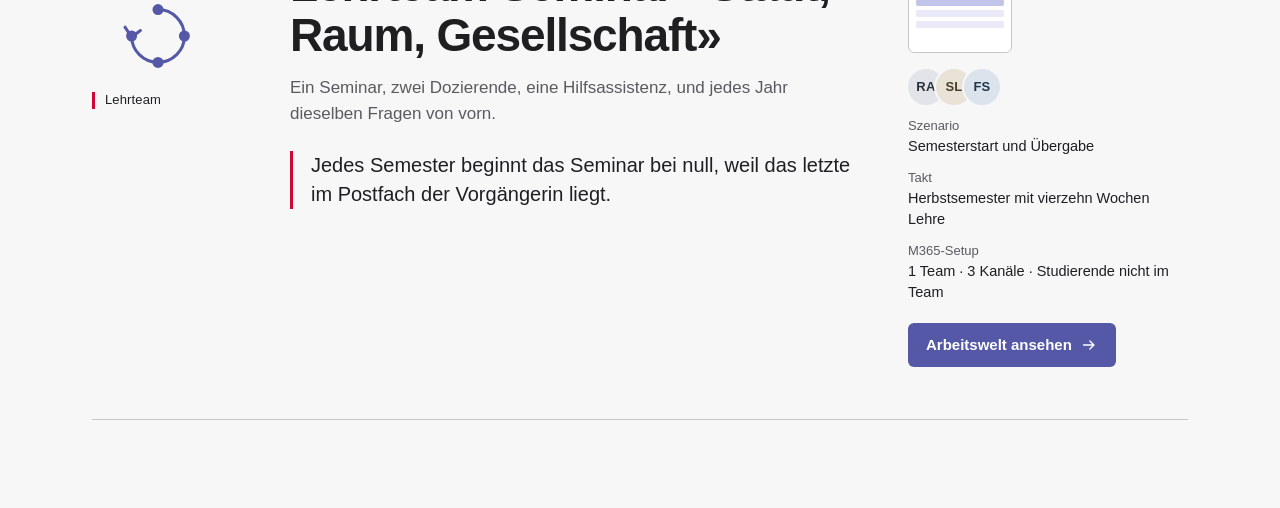
<file: team-personas/higher-education/index.html>
<!DOCTYPE html>
<html lang="de">
<head>
<meta charset="UTF-8">
<meta name="viewport" content="width=device-width, initial-scale=1">
<title>Arbeitswelten Hochschule — m365-toolbox</title>
<meta name="description" content="Fünf fiktive Arbeitswelten einer Hochschule und je ein passendes M365-Arbeitsmodell.">
<link rel="stylesheet" href="../../assets/tokens.css">
<link rel="stylesheet" href="atlas.css">
</head>
<body>

<!-- Icon sprite: small hand-drawn line icons in the Fluent spirit. Always paired with a text label. -->
<svg width="0" height="0" style="position:absolute" aria-hidden="true" focusable="false">
  <defs>
    <symbol id="i-check" viewBox="0 0 20 20"><circle cx="10" cy="10" r="7.25" fill="none" stroke="currentColor" stroke-width="1.5"/><path d="M6.7 10.2l2.3 2.3 4.3-4.6" fill="none" stroke="currentColor" stroke-width="1.5" stroke-linecap="round" stroke-linejoin="round"/></symbol>
    <symbol id="i-alert" viewBox="0 0 20 20"><path d="M10 3.2l7 12.6H3z" fill="none" stroke="currentColor" stroke-width="1.5" stroke-linejoin="round"/><path d="M10 8.2v3.4" stroke="currentColor" stroke-width="1.5" stroke-linecap="round"/><circle cx="10" cy="13.6" r=".9" fill="currentColor"/></symbol>
    <symbol id="i-copy" viewBox="0 0 20 20"><rect x="7.25" y="7.25" width="9" height="9" rx="1.5" fill="none" stroke="currentColor" stroke-width="1.5"/><path d="M12.75 7.25V5A1.5 1.5 0 0 0 11.25 3.5H5A1.5 1.5 0 0 0 3.5 5v6.25A1.5 1.5 0 0 0 5 12.75h2.25" fill="none" stroke="currentColor" stroke-width="1.5"/></symbol>
    <symbol id="i-person" viewBox="0 0 20 20"><circle cx="10" cy="7" r="3" fill="none" stroke="currentColor" stroke-width="1.5"/><path d="M4.5 16.5c.6-3 2.6-4.5 5.5-4.5s4.9 1.5 5.5 4.5" fill="none" stroke="currentColor" stroke-width="1.5" stroke-linecap="round"/></symbol>
    <symbol id="i-box" viewBox="0 0 20 20"><ellipse cx="10" cy="5.5" rx="5.75" ry="2.25" fill="none" stroke="currentColor" stroke-width="1.5"/><path d="M4.25 5.5v9c0 1.25 2.6 2.25 5.75 2.25s5.75-1 5.75-2.25v-9M4.25 10c0 1.25 2.6 2.25 5.75 2.25s5.75-1 5.75-2.25" fill="none" stroke="currentColor" stroke-width="1.5"/></symbol>
    <symbol id="i-arrow" viewBox="0 0 20 20"><path d="M4 10h11m-4-4.5L15.5 10 11 14.5" fill="none" stroke="currentColor" stroke-width="1.5" stroke-linecap="round" stroke-linejoin="round"/></symbol>
    <symbol id="i-arrow-b" viewBox="0 0 20 20"><path d="M3.5 10h12.5m-4.75-5L16 10l-4.75 5" fill="none" stroke="currentColor" stroke-width="2.25" stroke-linecap="round" stroke-linejoin="round"/></symbol>
    <symbol id="i-back" viewBox="0 0 20 20"><path d="M12 4.5L6.5 10 12 15.5" fill="none" stroke="currentColor" stroke-width="1.5" stroke-linecap="round" stroke-linejoin="round"/></symbol>
    <symbol id="i-print" viewBox="0 0 20 20"><path d="M6 7V3.75h8V7M6 13.5H4.25V7.75h11.5v5.75H14M6 11.75h8v4.5H6z" fill="none" stroke="currentColor" stroke-width="1.5" stroke-linejoin="round"/></symbol>
    <symbol id="i-mail" viewBox="0 0 20 20"><rect x="3" y="4.75" width="14" height="10.5" rx="1.75" fill="none" stroke="currentColor" stroke-width="1.5"/><path d="M3.5 6l6.5 5 6.5-5" fill="none" stroke="currentColor" stroke-width="1.5" stroke-linejoin="round"/></symbol>
    <symbol id="i-calendar" viewBox="0 0 20 20"><rect x="3.25" y="4.5" width="13.5" height="12" rx="1.75" fill="none" stroke="currentColor" stroke-width="1.5"/><path d="M3.5 8.5h13M7 3v3M13 3v3" fill="none" stroke="currentColor" stroke-width="1.5" stroke-linecap="round"/></symbol>
    <symbol id="i-table" viewBox="0 0 20 20"><rect x="3.25" y="3.75" width="13.5" height="12.5" rx="1.75" fill="none" stroke="currentColor" stroke-width="1.5"/><path d="M3.5 8.2h13M3.5 12.2h13M8.5 4v12" fill="none" stroke="currentColor" stroke-width="1.5"/></symbol>
    <symbol id="i-doc" viewBox="0 0 20 20"><path d="M5.5 3.25h6l3.5 3.5v9.5a.75.75 0 0 1-.75.75h-8.75a.75.75 0 0 1-.75-.75v-12.5a.75.75 0 0 1 .75-.5z" fill="none" stroke="currentColor" stroke-width="1.5" stroke-linejoin="round"/><path d="M7.5 10h5M7.5 13h5" stroke="currentColor" stroke-width="1.5" stroke-linecap="round"/></symbol>
    <symbol id="i-chat" viewBox="0 0 20 20"><path d="M4.25 4.25h11.5a1 1 0 0 1 1 1v7a1 1 0 0 1-1 1H9.5L6 16.5v-3.25H4.25a1 1 0 0 1-1-1v-7a1 1 0 0 1 1-1z" fill="none" stroke="currentColor" stroke-width="1.5" stroke-linejoin="round"/></symbol>
    <symbol id="i-list" viewBox="0 0 20 20"><path d="M8 5.5h8M8 10h8M8 14.5h8" stroke="currentColor" stroke-width="1.5" stroke-linecap="round"/><path d="M3.8 5.6l.9.9 1.5-1.7M3.8 10.1l.9.9 1.5-1.7M3.8 14.6l.9.9 1.5-1.7" fill="none" stroke="currentColor" stroke-width="1.25" stroke-linecap="round" stroke-linejoin="round"/></symbol>
    <symbol id="i-people" viewBox="0 0 20 20"><circle cx="7.5" cy="7.25" r="2.5" fill="none" stroke="currentColor" stroke-width="1.5"/><path d="M2.75 15.75c.5-2.6 2.2-3.9 4.75-3.9s4.25 1.3 4.75 3.9" fill="none" stroke="currentColor" stroke-width="1.5" stroke-linecap="round"/><circle cx="13.5" cy="7.9" r="2" fill="none" stroke="currentColor" stroke-width="1.5"/><path d="M14 12c1.9.1 3 1.2 3.4 3.4" fill="none" stroke="currentColor" stroke-width="1.5" stroke-linecap="round"/></symbol>
    <symbol id="i-folder" viewBox="0 0 20 20"><path d="M3 6a1.5 1.5 0 0 1 1.5-1.5h3.2l1.6 1.8h6.2A1.5 1.5 0 0 1 17 7.8v7a1.5 1.5 0 0 1-1.5 1.5h-11A1.5 1.5 0 0 1 3 14.8z" fill="none" stroke="currentColor" stroke-width="1.5" stroke-linejoin="round"/></symbol>
    <symbol id="i-laptop" viewBox="0 0 20 20"><rect x="4.25" y="4.5" width="11.5" height="8" rx="1.25" fill="none" stroke="currentColor" stroke-width="1.5"/><path d="M2.5 15.5h15" stroke="currentColor" stroke-width="1.5" stroke-linecap="round"/></symbol>
    <symbol id="i-building" viewBox="0 0 20 20"><path d="M3 8.2L10 4l7 4.2M4.5 8.8v6.2M8 8.8v6.2M12 8.8v6.2M15.5 8.8v6.2M3 16h14" fill="none" stroke="currentColor" stroke-width="1.5" stroke-linecap="round" stroke-linejoin="round"/></symbol>
    <symbol id="i-repeat" viewBox="0 0 20 20"><path d="M4 9.5V8a2.5 2.5 0 0 1 2.5-2.5H15m0 0l-2.2-2.2M15 5.5l-2.2 2.2M16 10.5V12a2.5 2.5 0 0 1-2.5 2.5H5m0 0l2.2 2.2M5 14.5l2.2-2.2" fill="none" stroke="currentColor" stroke-width="1.5" stroke-linecap="round" stroke-linejoin="round"/></symbol>
  </defs>
</svg>

<a class="skip" href="#main">Zum Inhalt</a>

<header class="site no-print">
  <div class="site-in">
    <a class="back" href="../../index.html"><svg class="ic" aria-hidden="true"><use href="#i-back"/></svg>m365-toolbox</a>
    <p class="site-note">Fiktive Personen und Einheiten. Keine echten Angaben zur Universität Basel.</p>
  </div>
</header>

<main id="main" tabindex="-1">
  <noscript><p class="wrap noscript">Diese Seite braucht JavaScript, um die Arbeitswelten aus <code>worlds.js</code> darzustellen.</p></noscript>
  <div id="app"></div>
</main>

<p id="live" class="sr-only" role="status" aria-live="polite"></p>

<script src="worlds.js"></script>
<script src="atlas.js"></script>
</body>
</html>
</file>
<file: assets/tokens.css>
/* ============================================================
   m365-toolbox — geteilte Tokens und Basiskomponenten
   Universität Basel CI
   ============================================================ */

:root{
  --ink:#2D373C;
  --ink-2:#46505A;
  --mint:#A5D7D2;
  --mint-light:#D2EBE9;
  --red:#D20537;
  --page:#F1F4F3;
  --card:#FFFFFF;
  --line:#DCE3E2;
  --line-strong:#B9C4C3;
}

*{margin:0;padding:0;box-sizing:border-box}
html{-webkit-text-size-adjust:100%}

body{
  font-family:"Segoe UI","Helvetica Neue",Arial,sans-serif;
  background:var(--page);
  color:var(--ink);
  line-height:1.55;
  padding:32px 20px 64px;
}
.wrap{max-width:1180px;margin:0 auto}

/* ---------- Kopf ---------- */
.back{
  display:inline-block;font-size:13.5px;color:var(--ink-2);
  text-decoration:none;border-bottom:1px solid var(--line-strong);
  margin-bottom:22px;padding-bottom:2px;
}
.back:hover{color:var(--red);border-color:var(--red)}

header{margin-bottom:28px;max-width:70ch}
.kicker{
  display:inline-block;font-size:13px;color:var(--ink-2);
  border-left:3px solid var(--red);padding-left:10px;margin-bottom:14px;
}
h1{
  font-size:clamp(28px,4.4vw,42px);font-weight:600;letter-spacing:-.02em;
  line-height:1.12;margin-bottom:12px;
}
header p{color:var(--ink-2);font-size:17px}

/* ---------- Flächen ---------- */
.panel{
  background:var(--card);border:1px solid var(--line);border-radius:4px;
  padding:32px;margin-bottom:20px;
}
.panel-head{
  display:flex;align-items:baseline;justify-content:space-between;
  gap:16px;flex-wrap:wrap;margin-bottom:20px;
}
.panel-head h2{font-size:20px;font-weight:600}
.panel-head p{font-size:14px;color:var(--ink-2)}

/* ---------- Bedienelemente ---------- */
.btn{
  font:inherit;font-size:14px;cursor:pointer;background:var(--ink);color:#fff;
  border:none;border-radius:3px;padding:10px 18px;
}
.btn:hover{background:#1c2428}
.btn:focus-visible{outline:3px solid var(--red);outline-offset:2px}
.btn.ghost{background:#fff;color:var(--ink);border:1.5px solid var(--line-strong)}
.btn.ghost:hover{background:var(--mint-light)}
.btn-row{display:flex;gap:10px;flex-wrap:wrap}

.link{
  background:none;border:none;font:inherit;font-size:14px;color:var(--ink-2);
  cursor:pointer;padding:4px 0;border-bottom:1px solid var(--line-strong);
}
.link:hover{color:var(--red);border-color:var(--red)}
.link:focus-visible{outline:2px solid var(--red);outline-offset:3px}
.nav{margin-top:24px;display:flex;gap:20px;align-items:center;flex-wrap:wrap}

footer{
  margin-top:40px;font-size:13px;color:var(--ink-2);
  display:flex;justify-content:space-between;gap:16px;flex-wrap:wrap;
}

@media(max-width:640px){
  body{padding:20px 14px 48px}
  .panel{padding:22px 18px}
}
@media print{
  body{background:#fff;padding:0}
  .panel{border:none;padding:0;margin-bottom:24px;break-inside:avoid}
  .no-print{display:none!important}
  .back{display:none}
}
@media(prefers-reduced-motion:reduce){*{transition:none!important}}
</file>
<file: team-personas/higher-education/atlas.css>
/* Higher-education atlas: local styles.
   Outside the scenes: Swiss/university editorial (type, rules, whitespace, few boxes).
   Inside the scenes: Fluent 2 as reference grammar, own drawing. Uni colours come from ../../assets/tokens.css.
   Colour roles: neutral ink and surfaces · indigo = collaboration workspace / selection ·
   Uni Basel red = friction and editorial emphasis · teal/mint = valid, personal, positive.
   People get their own quiet identity palette (.av-*) so no colour means "person" and "problem" at once. */

:root{
  --brand-50:#F4F4FB;
  --brand-100:#E9E9F7;
  --brand-300:#C3C4EA;
  --brand-600:#5558A6;
  --brand-700:#43457A;
  --bg:#F7F7F8;
  --surface:#FFFFFF;
  --surface-2:#F1F1F3;
  --text:#1F1F22;
  --text-2:#5A5A60;
  --stroke:#E2E2E6;
  --stroke-2:#C6C6CD;
  --rule:#1F1F22;
  --danger:var(--red);
  --ok:#0E6F67;
  --teal-50:#EEF7F6;
  --radius:6px;
  --shadow:0 1px 2px rgba(0,0,0,.08),0 2px 8px rgba(0,0,0,.05);
  --font:"Segoe UI","Segoe UI Variable","Helvetica Neue",Arial,sans-serif;
}

html{scroll-padding-top:76px}
body{font-family:var(--font);background:var(--bg);color:var(--text);font-size:16px;line-height:1.6;padding:0}
a{color:inherit}
strong{font-weight:600}
/* tokens.css styles bare <header> and .panel; this page uses both differently */
header.site,header.hero,header.sec-h{max-width:none;margin-bottom:0}
:focus-visible{outline:2px solid var(--brand-600);outline-offset:2px;border-radius:2px}
main:focus{outline:none}
h1:focus{outline:none}
.sr-only{position:absolute;width:1px;height:1px;margin:-1px;padding:0;overflow:hidden;clip:rect(0,0,0,0);white-space:nowrap;border:0}
.skip{position:absolute;left:12px;top:-60px;background:var(--surface);padding:10px 14px;border:2px solid var(--brand-600);z-index:50}
.skip:focus{top:12px}
.ic{width:18px;height:18px;flex:none;vertical-align:-3px}
.wrap{max-width:1160px;margin:0 auto;padding:0 32px}
.noscript{padding-top:32px}
ul.plain{list-style:none;padding:0}
ul.plain li{padding:3px 0}
.k{font-size:13px;color:var(--text-2);margin-right:6px}

/* ---------- site bar ---------- */
.site{background:var(--surface);border-bottom:1px solid var(--stroke)}
.site-in{max-width:1160px;margin:0 auto;padding:10px 32px;display:flex;gap:16px;align-items:center;justify-content:space-between;flex-wrap:wrap}
.site .back{margin:0;border:0;display:inline-flex;gap:6px;align-items:center;font-size:14px;color:var(--text-2);padding:8px 0;min-height:40px;text-decoration:none}
.site .back:hover{color:var(--brand-600);text-decoration:underline}
.site-note{font-size:13px;color:var(--text-2)}

/* ---------- editorial type ---------- */
.kick{font-size:13px;color:var(--text-2);border-left:3px solid var(--red);padding-left:10px;margin-bottom:16px;line-height:1.3;letter-spacing:.01em}
.intro{padding:72px 0 44px}
.intro h1{font-size:clamp(38px,5.6vw,62px);font-weight:600;letter-spacing:-.03em;line-height:1.04;max-width:17ch}
.hero h1{font-size:clamp(36px,4.6vw,52px);font-weight:600;letter-spacing:-.028em;line-height:1.06}
.lede{font-size:20px;line-height:1.5;color:var(--text-2);margin-top:20px;max-width:56ch}
.h-sec{font-size:24px;font-weight:600;letter-spacing:-.01em;margin-bottom:18px}
.sec-no{font-size:13px;color:var(--text-2);letter-spacing:.04em;margin-bottom:6px}

/* ---------- at-a-glance table: ruled, not boxed ---------- */
.glance{margin-bottom:64px}
.cmp{width:100%;border-collapse:collapse;font-size:15px;border-top:2px solid var(--rule);border-bottom:1px solid var(--stroke-2)}
.cmp th,.cmp td{text-align:left;padding:16px 16px 16px 0;vertical-align:middle;border-bottom:1px solid var(--stroke)}
.cmp thead th{font-size:13px;font-weight:400;color:var(--text-2);padding-top:10px;padding-bottom:10px}
.cmp tbody tr:last-child>*{border-bottom:0}
.cmp tbody th{font-weight:600;font-size:16px}
.cmp td{white-space:nowrap}
.cmp td.fp{white-space:normal}
.cmp tbody th a{text-decoration:none}
.cmp tbody th a:hover{color:var(--brand-600);text-decoration:underline}
.cmp .sub{display:block;font-weight:400;font-size:13px;color:var(--text-2);max-width:28ch}
.cmp .fp{font-weight:500;color:var(--brand-700)}
.tkt{display:inline-flex;align-items:center;gap:10px}
.tkt .glyph{width:56px;height:34px}
.meter{display:flex;align-items:center;gap:10px}
.meter .bar{display:block;position:relative;width:90px;height:6px;border-radius:3px;background:var(--surface-2);box-shadow:inset 0 0 0 1px var(--stroke-2)}
.meter .bar::after{content:"";position:absolute;inset:0 auto 0 0;width:var(--v);border-radius:3px;background:var(--text-2)}
.meter .num{font-size:14px;font-variant-numeric:tabular-nums;min-width:3.4ch}
.meter.big{margin-bottom:12px}
.meter.big .bar{width:100%;height:8px;border-radius:4px}
.meter.big .bar::after{border-radius:4px}

/* ---------- glyphs ---------- */
.glyph{display:block;width:120px;height:72px;color:var(--text-2)}
.glyph .g-base{stroke:currentColor;stroke-width:2.75;stroke-linecap:round;fill:none}
.glyph .g-thin{stroke:currentColor;stroke-width:1.75;stroke-linecap:round;fill:none;opacity:.75}
.glyph .g-tick{stroke:currentColor;stroke-width:5;stroke-linecap:round}
.glyph .g-acc{fill:var(--brand-600);stroke:none}
.glyph .g-solid{fill:currentColor}
.glyph .g-dot{fill:var(--surface);stroke:currentColor;stroke-width:2.25}
.glyph .g-dash{stroke:currentColor;stroke-width:2;stroke-dasharray:3 4;fill:none;stroke-linecap:round}

/* ---------- avatars: quiet identity palette, separate from status colours ---------- */
.av{width:36px;height:36px;border-radius:50%;display:inline-flex;align-items:center;justify-content:center;font-size:13px;font-weight:600;flex:none;box-shadow:0 0 0 2px var(--bg);letter-spacing:.02em}
.av-0{background:#E2E4EA;color:#2C3340}.av-1{background:#E9E3D7;color:#4A3E2A}.av-2{background:#DBE3EC;color:#22374C}
.av-3{background:#E5E0EA;color:#3E3450}.av-4{background:#E0E6DF;color:#33422F}.av-5{background:#ECE5E0;color:#4C3A2F}
.av-more,.av-ext{background:var(--surface);color:var(--text-2);box-shadow:inset 0 0 0 1.5px var(--stroke-2),0 0 0 2px var(--bg)}
.avs{list-style:none;display:flex;padding:0}
.avs li+li{margin-left:-8px}

/* ---------- atlas world rows ---------- */
.worlds{padding-bottom:88px;counter-reset:w}
.world{display:grid;grid-template-columns:150px minmax(0,1fr) 280px;gap:48px;padding:52px 0;border-top:1px solid var(--stroke-2);align-items:start;counter-increment:w}
.world:first-child{border-top:2px solid var(--rule)}
.world:last-child{border-bottom:1px solid var(--stroke-2)}
.world-sig::before{content:counter(w,decimal-leading-zero);display:block;font-size:13px;color:var(--text-2);letter-spacing:.04em;font-variant-numeric:tabular-nums;margin-bottom:14px}
.world-sig .glyph{width:132px;height:80px;margin-bottom:16px}
.world-sig .kick{color:var(--text);margin:0}
.world h2{font-size:clamp(30px,3.8vw,46px);font-weight:600;letter-spacing:-.025em;line-height:1.08}
.world h2 a{text-decoration:none}
.world h2 a:hover{color:var(--brand-600)}
.world .tag{color:var(--text-2);margin-top:14px;max-width:56ch;font-size:17px;line-height:1.55}
.tension{margin:24px 0 0;max-width:52ch;font-size:20px;line-height:1.45;font-weight:400;border-left:3px solid var(--red);padding-left:18px}
.world-side{display:flex;flex-direction:column;gap:12px;padding-top:30px}
.world-side .meta{font-size:14.5px;line-height:1.45}
.world-side .meta .k{display:block;margin:0}
.go{display:inline-flex;align-items:center;gap:8px;margin-top:8px;align-self:flex-start;min-height:44px;padding:0 18px;border-radius:var(--radius);background:var(--brand-600);color:#fff;text-decoration:none;font-weight:600;font-size:15px}
.go:hover{background:var(--brand-700)}
.go:focus-visible{outline-color:var(--text);outline-offset:3px}
/* patterns change the row's rhythm, not only its copy */
.world[data-pattern=solo]{padding:80px 0}
.world[data-pattern=solo] .tension{border-left-color:var(--brand-300)}
.world[data-pattern=periodic]{padding:36px 0}
.world[data-pattern=cyclic] .world-sig .glyph{color:var(--brand-600)}
.world[data-pattern=mixed] .world-main{max-width:68ch}

/* ---------- world page ---------- */
.world-page{padding-bottom:88px}
.crumbs{display:flex;gap:10px;align-items:center;font-size:13.5px;color:var(--text-2);padding:22px 0 8px;flex-wrap:wrap}
.crumbs a{display:inline-flex;align-items:center;min-height:40px;text-decoration:underline;text-underline-offset:3px}
.crumbs a:hover{color:var(--brand-600)}
.hero{display:grid;grid-template-columns:minmax(0,1fr) 300px;gap:64px;padding:32px 0 52px;align-items:start}
.hero .lede{margin-top:18px}
.hero-side{padding-top:8px}
.hero-side .glyph{width:156px;height:94px;margin-bottom:20px}
.facts{display:grid;gap:0;border-bottom:1px solid var(--stroke)}
.facts>div{display:grid;grid-template-columns:96px 1fr;gap:12px;padding:10px 0;border-top:1px solid var(--stroke)}
.facts dt{font-size:13px;color:var(--text-2);padding-top:2px}
.facts dd{font-size:15px}

/* ---------- the switch ---------- */
.switch{position:sticky;top:0;z-index:20;background:rgba(247,247,248,.97);border-top:2px solid var(--rule);border-bottom:1px solid var(--stroke)}
.switch-in{display:flex;gap:16px;align-items:center;justify-content:space-between;padding:10px 0}
.tabs{display:inline-flex;background:var(--surface-2);border:1px solid var(--stroke-2);border-radius:8px;padding:3px;gap:2px;max-width:100%}
.tab{font:inherit;font-size:15px;font-weight:600;color:var(--text-2);background:transparent;border:0;border-radius:6px;padding:0 20px;min-height:42px;cursor:pointer;white-space:nowrap}
.tab:hover{color:var(--text);background:rgba(255,255,255,.7)}
.tab[aria-selected=true]{background:var(--surface);color:var(--text);box-shadow:var(--shadow)}
#tab-heute[aria-selected=true]{box-shadow:var(--shadow),inset 0 -3px 0 var(--red)}
#tab-m365[aria-selected=true],#tab-vergleich[aria-selected=true]{color:var(--brand-700);box-shadow:var(--shadow),inset 0 -3px 0 var(--brand-600)}
.print{font:inherit;font-size:14px;color:var(--text-2);background:none;border:0;display:inline-flex;gap:6px;align-items:center;min-height:42px;padding:0 10px;cursor:pointer;border-radius:var(--radius)}
.print:hover{color:var(--brand-600);background:var(--brand-50)}

/* ---------- panels and sections: rules and numbers, no container chrome ---------- */
.panel{background:none;border:0;border-radius:0;margin:0;padding:40px 0 0;counter-reset:sec}
.panel[hidden]{display:none}
.side-tag{font-size:13px;font-weight:600;color:var(--text-2);padding-bottom:8px;border-bottom:3px solid var(--red);display:inline-block;margin-bottom:8px}
.panel-b .side-tag{border-bottom-color:var(--brand-600);color:var(--brand-700)}
.sec{display:grid;grid-template-columns:240px minmax(0,1fr);gap:48px;padding:44px 0;border-top:1px solid var(--stroke-2);counter-increment:sec}
.panel>.side-tag+.sec{border-top:0;padding-top:24px}
.sec-h::before{content:counter(sec,decimal-leading-zero);display:block;font-size:13px;color:var(--text-2);letter-spacing:.04em;font-variant-numeric:tabular-nums;margin-bottom:8px}
.sec-h h3{font-size:24px;font-weight:600;letter-spacing:-.015em;line-height:1.2}
.sec-h p{font-size:14.5px;color:var(--text-2);margin-top:8px;max-width:26ch;line-height:1.45}
.sec-b{min-width:0;max-width:78ch}
.sec-b h4{font-size:15px;font-weight:600;margin-bottom:8px}
.sec-b h4.sub-h{margin-top:28px;color:var(--text-2);font-size:13.5px;font-weight:400}
.sec-b>.sub-h:first-child{margin-top:0}
.sec-b p{max-width:68ch}
.sec.wide .sec-b{max-width:none}
.sec.wide{grid-template-columns:1fr;gap:24px}
.sec.wide .sec-h p{max-width:none}
.note{font-size:14px;color:var(--text-2)}

.frictions{list-style:none;padding:0}
.frictions li{padding:10px 0 10px 22px;border-top:1px solid var(--stroke);position:relative}
.frictions li:first-child{border-top:0;padding-top:0}
.frictions li::before{content:"";position:absolute;left:2px;top:1.05em;width:8px;height:8px;border-radius:50%;background:var(--red)}
.frictions li:first-child::before{top:.5em}
.tens{margin-top:22px;padding-top:16px;border-top:1px solid var(--stroke);color:var(--text-2)}

.two{display:grid;grid-template-columns:1fr 1fr;gap:40px;margin-bottom:8px}
.two ul{list-style:none;padding:0}
.two li{padding:5px 0;border-top:1px solid var(--stroke)}
.two li:first-child{border-top:0}
.moves{list-style:none;padding:0}
.moves li{display:grid;gap:2px;padding:12px 0;border-top:1px solid var(--stroke)}
.moves li:first-child{border-top:0;padding-top:0}
.moves li span{color:var(--text-2);font-size:15px}

/* ---------- side B ---------- */
.panel-b .sec-h h3{color:var(--brand-700)}
.fp-big{font-size:clamp(26px,3.4vw,36px);font-weight:600;letter-spacing:-.02em;line-height:1.2;color:var(--brand-700);margin-bottom:14px}
.setup-lead{margin-bottom:8px}
.cats{display:grid;gap:0}
.cat{padding:22px 0;border-top:1px solid var(--stroke)}
.cat:first-child{border-top:0;padding-top:0}
.cat h4{font-size:17px;margin-bottom:12px}
.cells{display:grid;grid-template-columns:repeat(4,minmax(0,1fr));gap:20px}
.cell h5{font-size:12.5px;font-weight:600;color:var(--text-2);margin-bottom:4px}
.cell p{font-size:15px;line-height:1.5}
.cell .none{color:var(--text-2)}
.c-m365 h5{color:var(--brand-700)}
.c-chg{border-top:3px solid var(--brand-600);padding-top:8px}
.c-stay{border-top:3px solid var(--mint);padding-top:8px}
.c-m365{border-top:3px solid var(--brand-300);padding-top:8px}
.c-out{border-top:3px dashed var(--stroke-2);padding-top:8px}

.picks{list-style:none;padding:0}
.picks li{padding:22px 0;border-top:1px solid var(--stroke)}
.picks li:first-child{border-top:0;padding-top:0}
.picks h4{font-weight:400;font-size:16px;color:var(--text-2)}
.pick{margin:6px 0 4px;font-size:18px}
.pick .k{color:var(--brand-700)}
.boundary{font-size:19px;line-height:1.5;padding:18px 22px;background:var(--brand-50);border-left:3px solid var(--brand-600)}
.anti{list-style:none;padding:0}
.anti li{padding:6px 0 6px 26px;position:relative}
.anti li::before{content:"×";position:absolute;left:4px;top:5px;font-weight:700;color:var(--danger)}
.mods{margin-top:12px;border-top:1px solid var(--stroke);padding-top:20px;color:var(--text-2)}
.mods ul{list-style:none;padding:8px 0 0}
.mods li{display:grid;gap:0;padding:8px 0;font-size:14.5px}
.mods li strong{color:var(--text)}

/* ---------- other worlds ---------- */
.others{margin-top:72px;padding-top:28px;border-top:2px solid var(--rule)}
.others ul{list-style:none;padding:0;display:grid;grid-template-columns:repeat(4,minmax(0,1fr));gap:0 28px}
.others a{display:grid;gap:2px;padding:14px 0;border-top:3px solid var(--stroke-2);text-decoration:none;min-height:44px}
.others a:hover{border-top-color:var(--brand-600)}
.others a:hover .on{color:var(--brand-600)}
.others .ol{font-size:13px;color:var(--text-2)}
.others .on{font-weight:600;line-height:1.3}
.others .of{font-size:13.5px;color:var(--brand-700)}

/* ---------- zone language: flow steps, shift targets, zone badges, M365 track ---------- */
:root{--z-personal:#0E6F67;--z-shared:var(--brand-600);--z-institutional:#4E4E55;--z-outside:#6A6A72}
.z-personal{--zc:var(--z-personal)}
.z-shared{--zc:var(--z-shared)}
.z-institutional{--zc:var(--z-institutional)}
.z-outside{--zc:var(--z-outside)}
.zb{display:inline-flex;align-items:center;gap:6px;font-size:13px;font-weight:600;color:var(--zc);border:1.5px solid var(--zc);border-radius:12px;padding:0 10px 0 7px;line-height:1.6}
.zb .ic{width:15px;height:15px}
.z-outside .zb,.zb.z-outside{border-style:dashed}

/* ---------- Vergleich: the main visual object of each world ---------- */
.panel-c{padding-top:36px}
.cmp-top{display:flex;justify-content:space-between;align-items:flex-end;gap:24px;flex-wrap:wrap;margin-bottom:24px}
.cmp-h{font-size:clamp(26px,3vw,32px);font-weight:600;letter-spacing:-.02em;line-height:1.15}
.cmp-sub{color:var(--text-2);font-size:15.5px;margin-top:6px}
.cmp-fp{display:grid;gap:0;text-align:right}
.cmp-fp strong{font-size:19px;color:var(--brand-700)}

/* numbered markers: one size family, from scene pins to the change rows */
.mk{display:inline-flex;align-items:center;justify-content:center;flex:none;width:24px;height:24px;border-radius:50%;background:var(--brand-600);color:#fff;font-size:13px;font-weight:700;box-shadow:0 0 0 2.5px var(--surface);font-variant-numeric:tabular-nums}
.sn{display:inline-flex;align-items:center;justify-content:center;width:32px;height:32px;border-radius:50%;background:var(--brand-600);color:#fff;font-size:15px;font-weight:700;font-variant-numeric:tabular-nums;align-self:center}

.shifts-head,.shift{display:grid;grid-template-columns:44px minmax(0,1fr) 104px minmax(0,1fr);column-gap:10px;align-items:stretch}
.shifts-head{font-size:13px;color:var(--text-2);padding:28px 0 0}
.shifts-head span:nth-child(2){border-bottom:3px solid var(--red);padding-bottom:8px}
.shifts-head span:nth-child(4){border-bottom:3px solid var(--brand-600);padding-bottom:8px;color:var(--brand-700)}
.shifts{list-style:none;padding:0}
.shift{padding:14px 0;border-bottom:1px solid var(--stroke)}
.sf,.st{display:flex;flex-direction:column;gap:6px;justify-content:center;min-width:0}
.sf{padding:4px 0 4px 16px;border-left:3px solid var(--danger)}
.sf.tone-ok{border-left-color:var(--ok)}
.sf.tone-out{border-left-color:var(--brand-700);border-left-style:double}
.st{padding:14px 18px;background:var(--brand-50);border-left:3px solid var(--zc)}
.is-stay .st{background:var(--teal-50)}
.s-t{font-size:16.5px;line-height:1.4}
.st .s-t{font-weight:500}
.sf .role{font-size:13px}
.shift .zb{align-self:flex-start;background:var(--surface)}
.sa{display:flex;flex-direction:column;align-items:center;justify-content:center;gap:2px;color:var(--brand-600);font-size:12.5px;font-weight:600;text-align:center}
.sa .arr{width:32px;height:32px}
.is-stay .sa{color:var(--text-2)}
.is-stay .sa .arr{display:none}
.is-stay .sa::before{content:"";width:32px;height:0;border-top:3px double var(--stroke-2);margin-bottom:5px}
.lbl{position:absolute;width:1px;height:1px;margin:-1px;padding:0;overflow:hidden;clip:rect(0,0,0,0);white-space:nowrap;border:0}
.cmpv .boundary{margin-top:32px}
.boundary .k{display:block;font-size:13px;margin-bottom:2px;color:var(--brand-700);font-weight:600}
.cmp-more{margin-top:18px;font-size:14.5px;color:var(--text-2)}
.cmp-more a{color:var(--brand-700);text-underline-offset:3px;display:inline-block;padding:8px 2px}

/* ---------- people: core + circles, drawn with rules ---------- */
.people{list-style:none;padding:0;display:grid}
.people li{display:flex;gap:12px;align-items:center;padding:6px 0}
.pn{display:grid;gap:0;font-size:15.5px}
.pn span{color:var(--text-2);font-size:14px}
.orbit{display:grid;grid-template-columns:minmax(0,1.05fr) minmax(0,1fr);gap:32px;align-items:start}
.o-core{background:var(--teal-50);border-top:3px solid var(--mint);padding:16px 20px 12px}
.o-core h4,.ring h4{font-size:14px;margin-bottom:8px;display:flex;gap:8px;align-items:baseline;flex-wrap:wrap}
.o-core h4 span,.ring h4 span{font-size:12.5px;font-weight:400;color:var(--text-2)}
.o-rings{display:grid;gap:20px;padding-top:4px}
.ring{border-left:3px solid var(--stroke-2);padding:2px 0 2px 18px}
.ring ul{list-style:none;padding:0}
.ring li{padding:2px 0;font-size:15.5px}
.ring .people li{padding:4px 0}
.r-near{border-left-color:var(--mint)}
.r-occ{border-left-style:dotted;border-left-width:3px}
.r-ext{border-left-style:dashed;border-left-color:var(--brand-300)}
.tmp{font-size:12.5px;color:var(--text-2);border:1px dashed var(--stroke-2);border-radius:8px;padding:0 6px;white-space:nowrap}
.legend-line{font-size:13px;color:var(--text-2);margin-top:14px}

/* ---------- flow / lifecycle ---------- */
.flow{list-style:none;padding:0;display:grid;grid-auto-flow:column;grid-auto-columns:minmax(0,1fr);gap:26px}
.fstep{position:relative;border-top:4px solid var(--zc);padding-top:12px;display:grid;gap:2px;align-content:start}
.fstep.z-outside{border-top-style:dashed}
.fstep:not(:last-child)::after{content:"";position:absolute;right:-22px;top:-11px;width:18px;height:18px;background:url("data:image/svg+xml,%3Csvg xmlns='http://www.w3.org/2000/svg' viewBox='0 0 14 14'%3E%3Cpath d='M4 2l5 5-5 5' fill='none' stroke='%235A5A60' stroke-width='2.2' stroke-linecap='round' stroke-linejoin='round'/%3E%3C/svg%3E") center/contain no-repeat}
.fz{font-size:12.5px;font-weight:600;color:var(--zc)}
.fstep strong{font-size:17px;line-height:1.25}
.fn{font-size:14px;color:var(--text-2);line-height:1.4}
.loop{display:flex;gap:8px;align-items:center;margin-top:16px;font-size:14px;color:var(--text-2);border-top:1px dashed var(--stroke-2);padding-top:10px}
.overlay{display:grid;gap:14px}
.lane{padding:12px 16px}
.lane-base{background:var(--surface-2)}
.lane-over{border:2px dashed var(--brand-300);margin-left:clamp(0px,8vw,96px)}
.ll{font-size:13px;color:var(--text-2);margin-bottom:8px}
.lane-over .ll{color:var(--brand-700)}
.bar-t{font-size:17px}
.life{color:var(--text-2);font-size:15.5px;margin-top:16px}
.mix{margin-top:24px}
.scen{margin-top:28px;padding:2px 0 2px 20px;border-left:3px solid var(--red)}
.scen h4{font-size:17px;margin-bottom:6px}
.scen .stakes{color:var(--text-2);font-size:15px;margin-top:8px}
.stages{list-style:none;padding:0;display:grid;gap:8px}
.stages li{display:grid;font-size:15px;padding-left:14px;border-left:2px solid var(--stroke-2)}
.stages li span{color:var(--text-2)}

/* ---------- tool landscape ---------- */
.land{display:grid;gap:0;justify-items:stretch}
.hub{display:flex;flex-direction:column;align-items:center;gap:8px;position:relative;padding-bottom:28px}
.hub span{font-size:14px;font-weight:600}
.hub::after{content:"";position:absolute;left:50%;bottom:0;height:28px;border-left:2px solid var(--stroke-2)}
.bands{display:grid;grid-template-columns:1fr 1fr;gap:26px 32px;border-top:2px solid var(--stroke-2);padding-top:18px}
.band{min-width:0}
.b-bad{grid-column:1/-1}
.b-bad .tiles{grid-template-columns:1fr 1fr;column-gap:32px}
.band h4{font-size:13.5px;font-weight:400;color:var(--text-2);margin-bottom:10px}
.tiles{list-style:none;padding:0;display:grid;gap:14px}
.tile{display:grid;grid-template-columns:22px minmax(0,1fr);gap:2px 12px;padding:4px 0 4px 14px;border-left:3px solid var(--danger)}
.tile>.ic{width:20px;height:20px;margin-top:2px;color:var(--text-2)}
.tile.tone-ok{border-left-color:var(--ok)}
.tile.tone-out{border-left-color:var(--brand-700);border-left-style:double}
.tile .tn{display:grid;font-size:15.5px;min-width:0}
.tile .tn span{font-size:14px;color:var(--text-2)}
.tile .role{grid-column:2;font-size:13px}
.b-ok .role,.b-out .role{display:none}
.role{display:inline-flex;gap:6px;align-items:flex-start;font-weight:500;line-height:1.3}
.role .ic{width:16px;height:16px;margin-top:1px}
.tone-ok .role{color:var(--ok)}
.tone-bad .role{color:var(--danger)}
.tone-out .role{color:var(--brand-700)}

/* ---------- progressive disclosure ---------- */
.more{margin-top:20px;border-top:1px solid var(--stroke)}
.more summary{cursor:pointer;list-style:none;display:flex;align-items:center;gap:8px;min-height:44px;font-size:14.5px;font-weight:600;color:var(--brand-700)}
.more summary::-webkit-details-marker{display:none}
.more summary::before{content:"";width:8px;height:8px;border-right:2px solid currentColor;border-bottom:2px solid currentColor;transform:rotate(-45deg);transition:transform .15s}
.more[open] summary::before{transform:rotate(45deg)}
.more-b{padding:4px 0 8px}
.scen .more{margin-top:12px}
.arts{list-style:none;padding:0}
.arts li{padding:10px 0;border-top:1px solid var(--stroke)}
.arts li:first-child{border-top:0}
.an{display:flex;gap:10px;align-items:baseline;flex-wrap:wrap}
.arts p{font-size:14.5px;color:var(--text-2);margin-top:2px}
.an .st{font-size:12.5px;color:var(--text-2);border:1px solid var(--stroke-2);border-radius:10px;padding:0 8px;line-height:1.5}
.an .st-shared{border-color:var(--brand-300);color:var(--brand-700)}

/* ---------- M365 zones: columns with a coloured rule, not cards ---------- */
.track{list-style:none;padding:0;display:grid;grid-template-columns:repeat(var(--n),minmax(0,1fr));gap:30px}
.zone{position:relative;border-top:4px solid var(--zc);padding:12px 0 0}
.z-outside.zone{border-top-style:dashed}
.zone:not(:last-child)::after{content:"";position:absolute;right:-25px;top:-12px;width:20px;height:20px;background:url("data:image/svg+xml,%3Csvg xmlns='http://www.w3.org/2000/svg' viewBox='0 0 14 14'%3E%3Cpath d='M4 2l5 5-5 5' fill='none' stroke='%235A5A60' stroke-width='2.2' stroke-linecap='round' stroke-linejoin='round'/%3E%3C/svg%3E") center/contain no-repeat}
.zone h4{display:flex;gap:8px;align-items:center;color:var(--zc);font-size:16px;margin-bottom:0}
.zone .zs{font-size:13px;color:var(--text-2);margin:2px 0 10px}
.zone ul{list-style:none;padding:0;font-size:15px;hyphens:auto;overflow-wrap:break-word}
.zone li{padding:6px 0;border-top:1px solid var(--stroke)}
.zone li:first-child{border-top:0}

/* ---------- scenes: Teams-inspired vignettes, own drawing, HTML text ---------- */
.scenes{display:grid;grid-template-columns:minmax(0,1.12fr) 52px minmax(0,1fr);gap:0;align-items:start;margin:8px 0 0}
.scene{margin:0;display:flex;flex-direction:column;min-width:0}
.scene figcaption{font-size:15px;font-weight:600;margin-bottom:10px;display:flex;gap:10px;align-items:baseline;flex-wrap:wrap}
.sc-k{font-size:13px;font-weight:600;color:var(--danger)}
.sc-target .sc-k{color:var(--brand-700)}
.sc-frame{flex:1;background:var(--surface);border:1.5px solid #C9C9D1;border-radius:10px;overflow:hidden}
.sc-arrow{display:flex;align-items:center;justify-content:center;color:var(--brand-600);align-self:center}
.sc-arrow .ic{width:36px;height:36px}
.sc-cap{font-size:13px;color:var(--text-2);margin:12px 0 0}

/* Heute: fragmented topology. People left, the places where work sits right, measured connector lines between. */
.topo{position:relative;display:grid;grid-template-columns:minmax(120px,150px) minmax(0,1fr);column-gap:64px;padding:20px 22px 22px;--lines:1}
.topo-lines{position:absolute;inset:0;pointer-events:none;overflow:visible;z-index:0}
.topo-lines .ln{fill:none;stroke:#A2A2AC;stroke-width:1.75}
.topo-lines .ln-dep{stroke:var(--red);stroke-width:2.25}
.topo-lines .ln-dup{fill:none;stroke:var(--red);stroke-width:2;stroke-dasharray:5 4}
.topo-people{list-style:none;padding:34px 0 0;display:flex;flex-direction:column;justify-content:flex-start;gap:18px;position:relative;z-index:1}
.topo-people li{display:flex;gap:10px;align-items:center;font-size:14.5px;font-weight:600;line-height:1.25}
.topo-people .av{width:34px;height:34px;font-size:12.5px;box-shadow:0 0 0 3px var(--surface)}
.topo-people .av-ext{box-shadow:inset 0 0 0 1.5px var(--stroke-2)}
.topo-places{display:grid;gap:18px;position:relative;z-index:1;padding-right:30px}
.place h5{display:flex;gap:6px;align-items:center;font-size:13px;font-weight:600;color:var(--text-2);padding-bottom:5px;margin-bottom:10px;border-bottom:1.5px solid var(--stroke-2)}
.place h5 .ic{width:17px;height:17px}
.place ul{list-style:none;padding:0;display:grid;gap:12px;justify-items:start}
.titem{position:relative;display:grid;gap:1px;padding:5px 10px 5px 12px;background:var(--surface);border-left:3px solid var(--danger);font-size:14.5px;line-height:1.3;max-width:100%}
.titem .mk{position:absolute;left:-14px;top:-10px}
.titem strong{overflow-wrap:anywhere}
.titem .tm{font-size:13px;color:var(--text-2)}
.titem .role{font-size:12.5px;margin-top:2px}
.titem.tone-ok{border-left-color:var(--ok)}
.titem.tone-out{border-left-color:var(--brand-700);border-left-style:double}
/* the person is named in text unless connector lines are actually drawn */
.topo.has-lines .tw{position:absolute;width:1px;height:1px;overflow:hidden;clip:rect(0,0,0,0);white-space:nowrap}
.topo:not(.has-lines) + .topo-key{display:none}
.topo-key{display:flex;flex-wrap:wrap;align-items:center;gap:4px 16px;font-size:12.5px;color:var(--text-2);margin-top:10px}
.topo-key span{display:inline-block;width:24px;margin-right:-10px;vertical-align:middle}
.k-ln{border-top:1.75px solid #A2A2AC}
.k-dep{border-top:2.25px solid var(--red)}
.k-dup{border-top:2px dashed var(--red)}

/* M365: workspace shell, reduced to workspace, people, channel, tab, two posts */
.sc-shell{display:grid;grid-template-columns:168px minmax(0,1fr)}
.sc-nav{background:#F3F3F6;border-right:1.5px solid var(--stroke);padding:16px 10px 14px 14px;min-width:0}
.sc-team{font-size:15px;font-weight:700;line-height:1.25;margin-bottom:10px}
.sc-members{list-style:none;display:flex;padding:0 0 14px;margin-bottom:10px;border-bottom:1px solid var(--stroke)}
.sc-members{gap:3px}
.sc-members .av{width:28px;height:28px;font-size:11.5px;box-shadow:none}
.sc-chans{list-style:none;padding:0;font-size:14px}
.sc-chans li{padding:5px 8px 5px 11px;color:var(--text-2);line-height:1.3;hyphens:auto;overflow-wrap:break-word}
.sc-chans li.on{background:var(--surface);color:var(--text);font-weight:600;box-shadow:inset 4px 0 0 var(--brand-600);border-radius:0 4px 4px 0}
.sc-main{min-width:0;display:flex;flex-direction:column}
.sc-top{padding:14px 18px 0;border-bottom:1.5px solid var(--stroke)}
.sc-h{font-size:16.5px;font-weight:700;display:flex;gap:8px;align-items:center}
.sc-tabs{display:flex;gap:18px;font-size:13.5px;color:var(--text-2);margin-top:6px}
.sc-tabs span{padding:4px 0 8px}
.sc-tabs span.on{color:var(--text);font-weight:600;box-shadow:inset 0 -3px 0 var(--brand-600)}
.sc-posts{list-style:none;padding:4px 18px}
.sc-posts>li{position:relative;display:grid;grid-template-columns:32px minmax(0,1fr);gap:12px;align-items:start;padding:16px 34px 16px 0;border-top:1px solid var(--stroke)}
.sc-posts>li:first-child{border-top:0}
.sc-posts .mk{position:absolute;right:0;top:14px}
.sc-posts .av{width:32px;height:32px;font-size:12px;box-shadow:none}
.sc-posts p{font-size:15px;line-height:1.4}
.sc-meta{font-size:13.5px!important;font-weight:600;margin-bottom:2px}
.chip{display:inline-flex;gap:6px;align-items:center;margin-top:8px;font-size:13.5px;border:1.5px solid var(--stroke-2);border-radius:4px;padding:2px 9px}
.chip .ic{width:15px;height:15px}
.sc-files{list-style:none;padding:6px 18px}
.sc-files li{position:relative;display:grid;grid-template-columns:22px minmax(0,1fr);gap:10px;align-items:start;padding:12px 0;border-top:1px solid var(--stroke);font-size:15px}
.sc-files li:first-child{border-top:0}
.sc-files li>.ic{width:19px;height:19px;color:var(--text-2);margin-top:1px}
.sc-files li>span{display:grid;line-height:1.35}
.sc-files li>span>span{font-size:13px;color:var(--text-2)}
.sc-files .mk{position:absolute;right:0;top:12px}
.sc-files li:has(.mk){padding-right:34px}
.sc-note{font-size:13.5px;color:var(--text-2);padding:8px 18px 0}
.sc-sys{display:flex;flex-wrap:wrap;gap:8px;align-items:center;margin-top:auto;padding:14px 18px 16px;font-size:13px}
.sc-sys .k{width:100%;margin:0;font-size:12.5px}
.sys{display:inline-flex;align-items:center;gap:6px;border:1.5px dashed var(--z-outside);border-radius:14px;padding:2px 11px 2px 3px;background:var(--surface-2);font-size:13.5px}
.sys .mk{width:22px;height:22px;font-size:12.5px;box-shadow:none}
.sys .ic{width:15px;height:15px}
/* M365: personal, no team */
.sc-personal .sc-frame{padding-bottom:4px;display:flex;flex-direction:column}
.sc-two{display:grid;grid-template-columns:minmax(0,1.25fr) minmax(0,1fr);gap:0}
.sc-two>div{padding:16px 0 0}
.sc-two>div+div{border-left:1.5px solid var(--stroke)}
.sc-two .sc-h{padding:0 18px 6px;color:var(--z-personal)}
.sc-todo{list-style:none;padding:4px 18px}
.sc-todo li{display:flex;gap:10px;align-items:flex-start;padding:10px 0;font-size:15px;border-top:1px solid var(--stroke)}
.sc-todo li:first-child{border-top:0}
.sc-todo li::before{content:"";flex:none;width:14px;height:14px;border-radius:50%;border:2px solid var(--z-personal);margin-top:3px}

/* atlas mini footprint */
.fpm{display:flex;gap:5px;align-items:flex-start;width:104px;height:62px;padding:7px;border:1.5px solid var(--stroke-2);border-radius:6px;background:var(--surface);margin-bottom:4px}
.fpm-ch{display:grid;gap:4px;flex:1}
.fpm-ch i{display:block;height:7px;border-radius:2px;background:var(--brand-100)}
.fpm-ch i.on{background:var(--brand-300)}
.fpm-pl{display:flex;gap:2px;align-self:flex-end}
.fpm-pl i{display:block;width:7px;height:16px;border-radius:2px;background:var(--brand-600);opacity:.6}
.fpm-solo{align-items:center;gap:6px;border-style:dashed}
.fpm-cloud .ic{width:22px;height:22px;color:var(--z-personal)}
.fpm-todo{display:grid;gap:4px}
.fpm-todo i{display:block;width:22px;height:4px;border-radius:2px;background:#A9D5CF}
.fpm-no{font-size:11px;color:var(--text-2);line-height:1.1}
.sec .scene{margin-top:28px}

/* ---------- responsive ---------- */
@media (max-width:1100px){
  .scenes{grid-template-columns:minmax(0,1.1fr) 40px minmax(0,1fr)}
  .topo{column-gap:48px}
  .sc-shell{grid-template-columns:148px minmax(0,1fr)}
}
@media (max-width:1000px){
  .world{grid-template-columns:120px minmax(0,1fr);gap:32px}
  .world-side{grid-column:2;padding-top:0}
  .hero{grid-template-columns:1fr;gap:28px}
  .hero-side{display:grid;grid-template-columns:auto 1fr;gap:24px;align-items:start}
  .hero-side .glyph{margin:0}
  .sec{grid-template-columns:1fr;gap:18px}
  .sec-h p{max-width:none}
  .cells{grid-template-columns:1fr 1fr}
  .others ul{grid-template-columns:1fr 1fr}
  .orbit{grid-template-columns:1fr}
  .track{grid-template-columns:1fr 1fr;gap:24px}
  .zone:not(:last-child)::after{display:none}
  /* side by side gets cramped: stack the pair, keep the topology */
  .scenes{grid-template-columns:1fr}
  .sc-arrow{height:52px}
  .sc-arrow .ic{transform:rotate(90deg)}
}
@media (max-width:900px){
  .cmp thead{position:absolute;width:1px;height:1px;overflow:hidden;clip:rect(0,0,0,0)}
  .cmp,.cmp tbody,.cmp tr,.cmp th,.cmp td{display:block}
  .cmp tr{padding:16px 0;border-bottom:1px solid var(--stroke)}
  .cmp tbody tr:last-child{border-bottom:0}
  .cmp th,.cmp td{border:0;padding:3px 0}
  .cmp td::before{content:attr(data-l);display:inline-block;min-width:9.5em;font-size:13px;color:var(--text-2)}
  .cmp .sub{max-width:none}
  .cmp td{white-space:normal}
}
/* comparison stacks vertically: Heute -> was ändert sich -> M365-Arbeitsmodell */
@media (max-width:820px){
  .topo{--lines:0;padding:16px 16px 18px 20px;grid-template-columns:1fr;row-gap:18px}
  .topo-people{flex-direction:row;flex-wrap:wrap;gap:10px 18px;padding:0 0 14px;border-bottom:1px solid var(--stroke)}
  .topo-places{padding-right:0}
  .sc-shell{grid-template-columns:1fr}
  .sc-nav{border-right:0;border-bottom:1.5px solid var(--stroke);padding:12px 16px}
  .sc-members{padding-bottom:10px}
  .sc-chans{display:none}
  .sc-members{padding-bottom:0;margin-bottom:0;border-bottom:0}
  .sc-two{grid-template-columns:1fr}
  .sc-two>div+div{border-left:0;border-top:1.5px solid var(--stroke)}
  .shifts-head{display:none}
  .shift{grid-template-columns:38px minmax(0,1fr);grid-template-areas:"n f" "n a" "n t";row-gap:0;padding:16px 0}
  .sn{grid-area:n;align-self:start;width:30px;height:30px;font-size:14px}
  .sf{grid-area:f}.sa{grid-area:a}.st{grid-area:t}
  .lbl{position:static;width:auto;height:auto;margin:0;overflow:visible;clip:auto;white-space:normal;font-size:12.5px;font-weight:600;color:var(--text-2)}
  .st .lbl{color:var(--brand-700)}
  .sa{flex-direction:row;justify-content:flex-start;gap:8px;padding:8px 16px}
  .sa .arr{transform:rotate(90deg);width:24px;height:24px}
  .is-stay .sa::before{width:0;height:22px;border-top:0;border-left:3px double var(--stroke-2);margin:0 9px 0 0}
  .cmp-fp{text-align:left}
  .flow{grid-auto-flow:row;grid-auto-columns:auto;gap:20px}
  .fstep{border-top:0;border-left:4px solid var(--zc);padding:0 0 0 14px}
  .fstep.z-outside{border-left-style:dashed}
  .fstep:not(:last-child)::after{right:auto;left:-11px;top:auto;bottom:-19px;transform:rotate(90deg)}
}
@media (max-width:720px){
  .wrap,.site-in{padding-left:16px;padding-right:16px}
  .intro{padding:44px 0 32px}
  .lede{font-size:18px}
  .tension{font-size:18px}
  .world,.world[data-pattern=solo],.world[data-pattern=periodic]{grid-template-columns:1fr;gap:20px;padding:40px 0}
  .world-sig{display:flex;gap:16px;align-items:center;flex-wrap:wrap}
  .world-sig::before{width:100%;margin-bottom:0}
  .world-sig .glyph{width:84px;height:52px;margin:0}
  .world-side{grid-column:auto}
  .hero-side{grid-template-columns:1fr}
  .hero-side .glyph{width:100px;height:60px}
  .switch-in{flex-wrap:wrap;gap:6px}
  .tabs{width:100%}
  .tab{flex:1;padding:0 6px;font-size:14px;white-space:normal;line-height:1.2}
  .print{display:none}
  .sec{padding:32px 0}
  .two{grid-template-columns:1fr;gap:20px}
  .cells{grid-template-columns:1fr}
  .track{grid-template-columns:1fr}
  .bands{grid-template-columns:1fr}
  .b-bad .tiles{grid-template-columns:1fr}
  .others ul{grid-template-columns:1fr}
  .lane-over{margin-left:0}
  .o-core{padding:14px 16px 10px}
}

/* ---------- print: a compact briefing of the visible view, no controls, no scenes ---------- */
@media print{
  :root{--bg:#fff}
  body{background:#fff;font-size:9.5pt;line-height:1.35}
  .no-print,.skip,.tab,.go,.crumbs{display:none!important}
  .wrap{max-width:none;padding:0}
  .switch{border:0}
  .hero{grid-template-columns:1fr 200px;gap:20px;padding:0 0 10px}
  .hero h1{font-size:22pt}
  .hero-side .glyph{display:none}
  .lede{font-size:10pt;margin-top:6px}
  .tension{font-size:10pt;margin-top:8px}
  .panel{padding-top:8px}
  .sec{grid-template-columns:130px 1fr;gap:16px;padding:10px 0;break-inside:avoid}
  .sec-h::before{margin-bottom:2px;font-size:8pt}
  .sec-h h3{font-size:12pt}
  .sec-h p{font-size:8pt}
  .sec-b{max-width:none}
  /* the visual scenes stay on the web; the numbered change rows carry the story */
  .scenes,.sc-cap,.scene{display:none!important}
  .cmp-top{margin-bottom:8px}
  .cmp-h{font-size:15pt}
  .shifts-head{display:grid;padding-top:4px}
  .shifts-head,.shift{grid-template-columns:28px 1fr 64px 1fr;grid-template-areas:none}
  .shift{break-inside:avoid;padding:4px 0}
  .sn{grid-area:auto;width:20px;height:20px;font-size:9pt;align-self:center}
  .sf,.st{grid-area:auto}
  .sa{grid-area:auto;flex-direction:column;justify-content:center;padding:0;font-size:7.5pt}
  .lbl{position:absolute;width:1px;height:1px;overflow:hidden;clip:rect(0,0,0,0)}
  .sa .arr{transform:none;width:20px;height:20px}
  .is-stay .sa::before{width:24px;height:0;border-left:0;border-top:3px double var(--stroke-2);margin:0 0 3px}
  .sf{padding:3px 0 3px 10px}
  .st{padding:6px 10px;gap:2px}
  .s-t{font-size:9.5pt}
  .cmpv .boundary{margin-top:10px;font-size:9pt;padding:6px 10px}
  .cat,.picks li,.scen,.zone,.tile,.fstep,.ring,.o-core{break-inside:avoid}
  .cells{grid-template-columns:repeat(4,1fr)}
  .track{grid-template-columns:repeat(var(--n),1fr);gap:12px}
  .orbit{grid-template-columns:1fr 1fr}
  .more summary{display:none}
  .more-b{padding:0}
  .mk,.sn,.meter .bar,.meter .bar::after,.glyph *,.av,.sf,.st,.c-chg,.c-stay,.c-m365,.c-out,.boundary,.o-core,.zone,.fstep,.zb,.tile{print-color-adjust:exact;-webkit-print-color-adjust:exact}
  a{text-decoration:none}
  .world{break-inside:avoid}
}

@media (prefers-reduced-motion:reduce){
  *,*::before,*::after{transition:none!important;animation:none!important;scroll-behavior:auto!important}
}
@media (forced-colors:active){
  .tab[aria-selected=true]{outline:2px solid Highlight}
  .meter .bar::after{background:CanvasText}
  .sf,.st,.tile,.zone,.fstep,.o-core,.ring,.lane,.sc-frame,.titem{border-color:CanvasText}
  .mk,.sn{forced-color-adjust:none}
  .sc-chans li.on{outline:2px solid Highlight}
  .topo-lines .ln,.topo-lines .ln-dep,.topo-lines .ln-dup{stroke:CanvasText}
  .fstep:not(:last-child)::after,.zone:not(:last-child)::after{filter:none;background:none;content:"›";font-weight:700;color:CanvasText;width:auto;height:auto}
}
</file>
